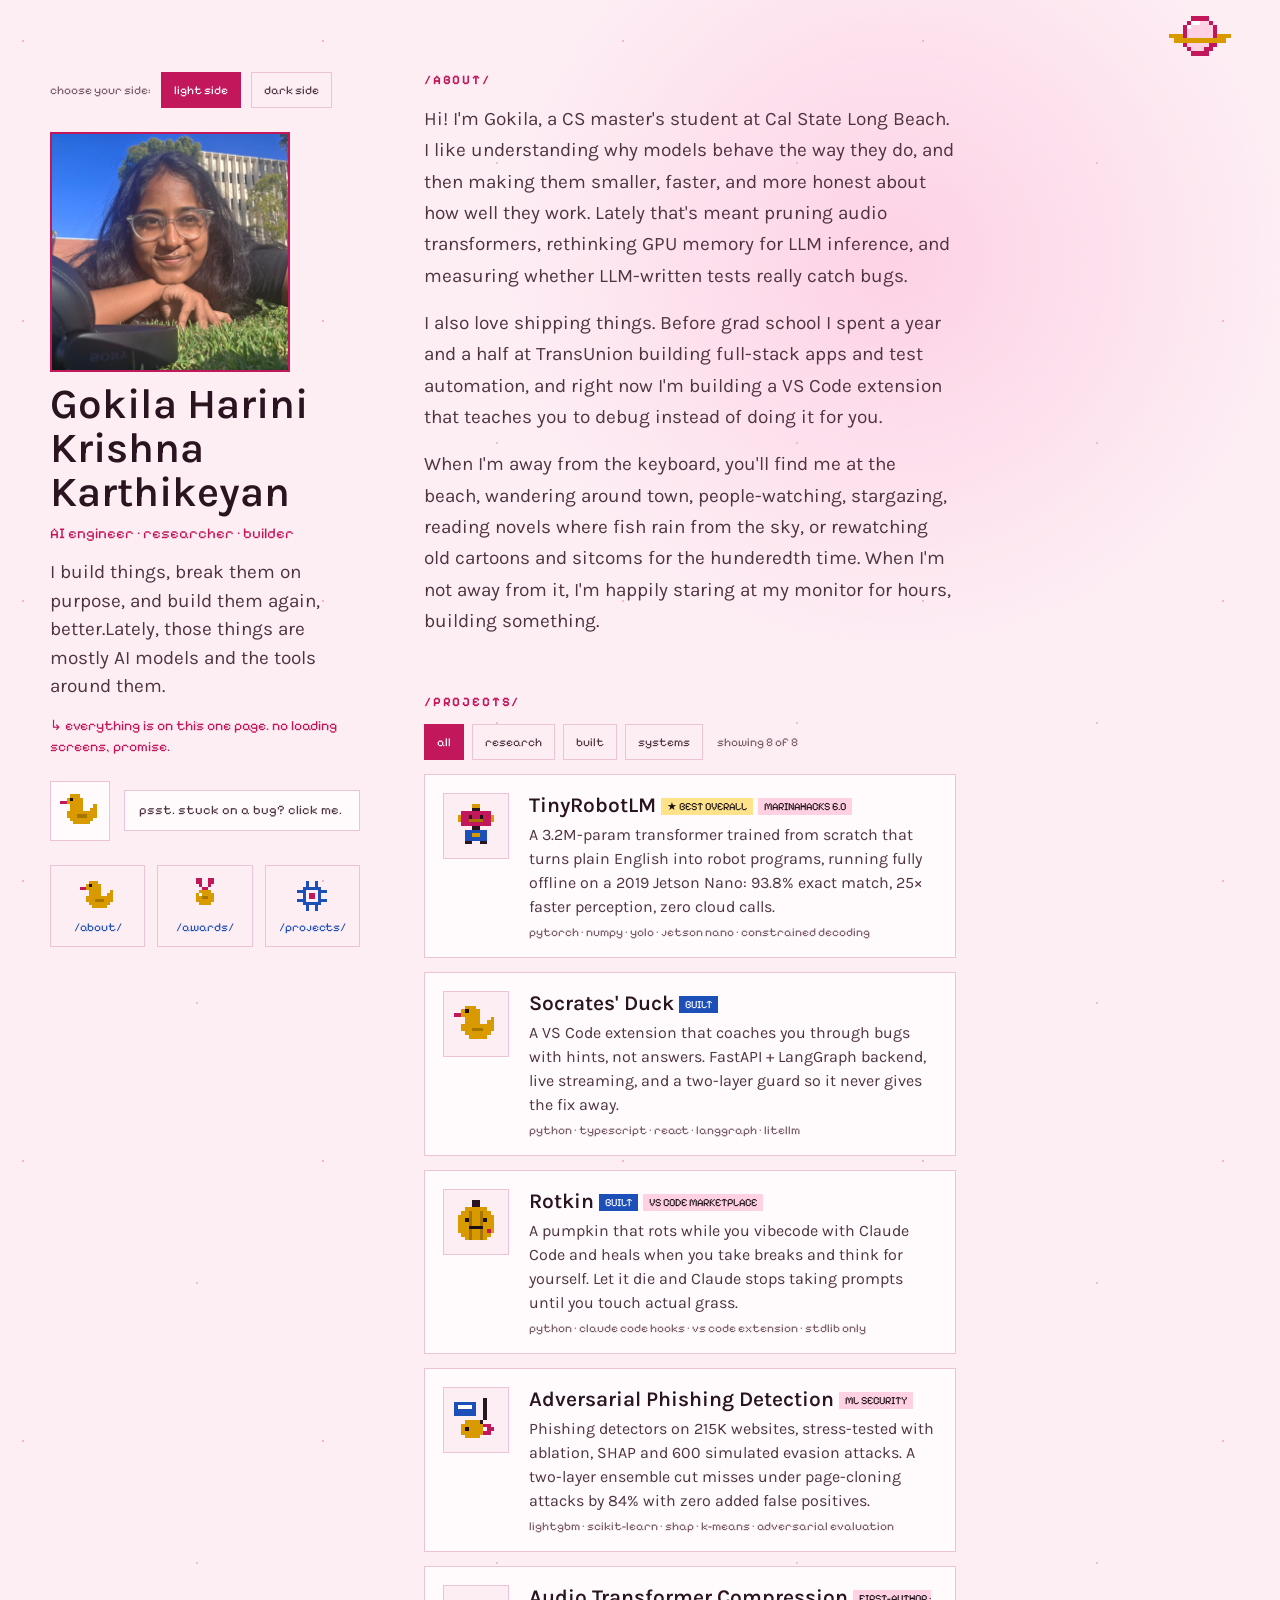
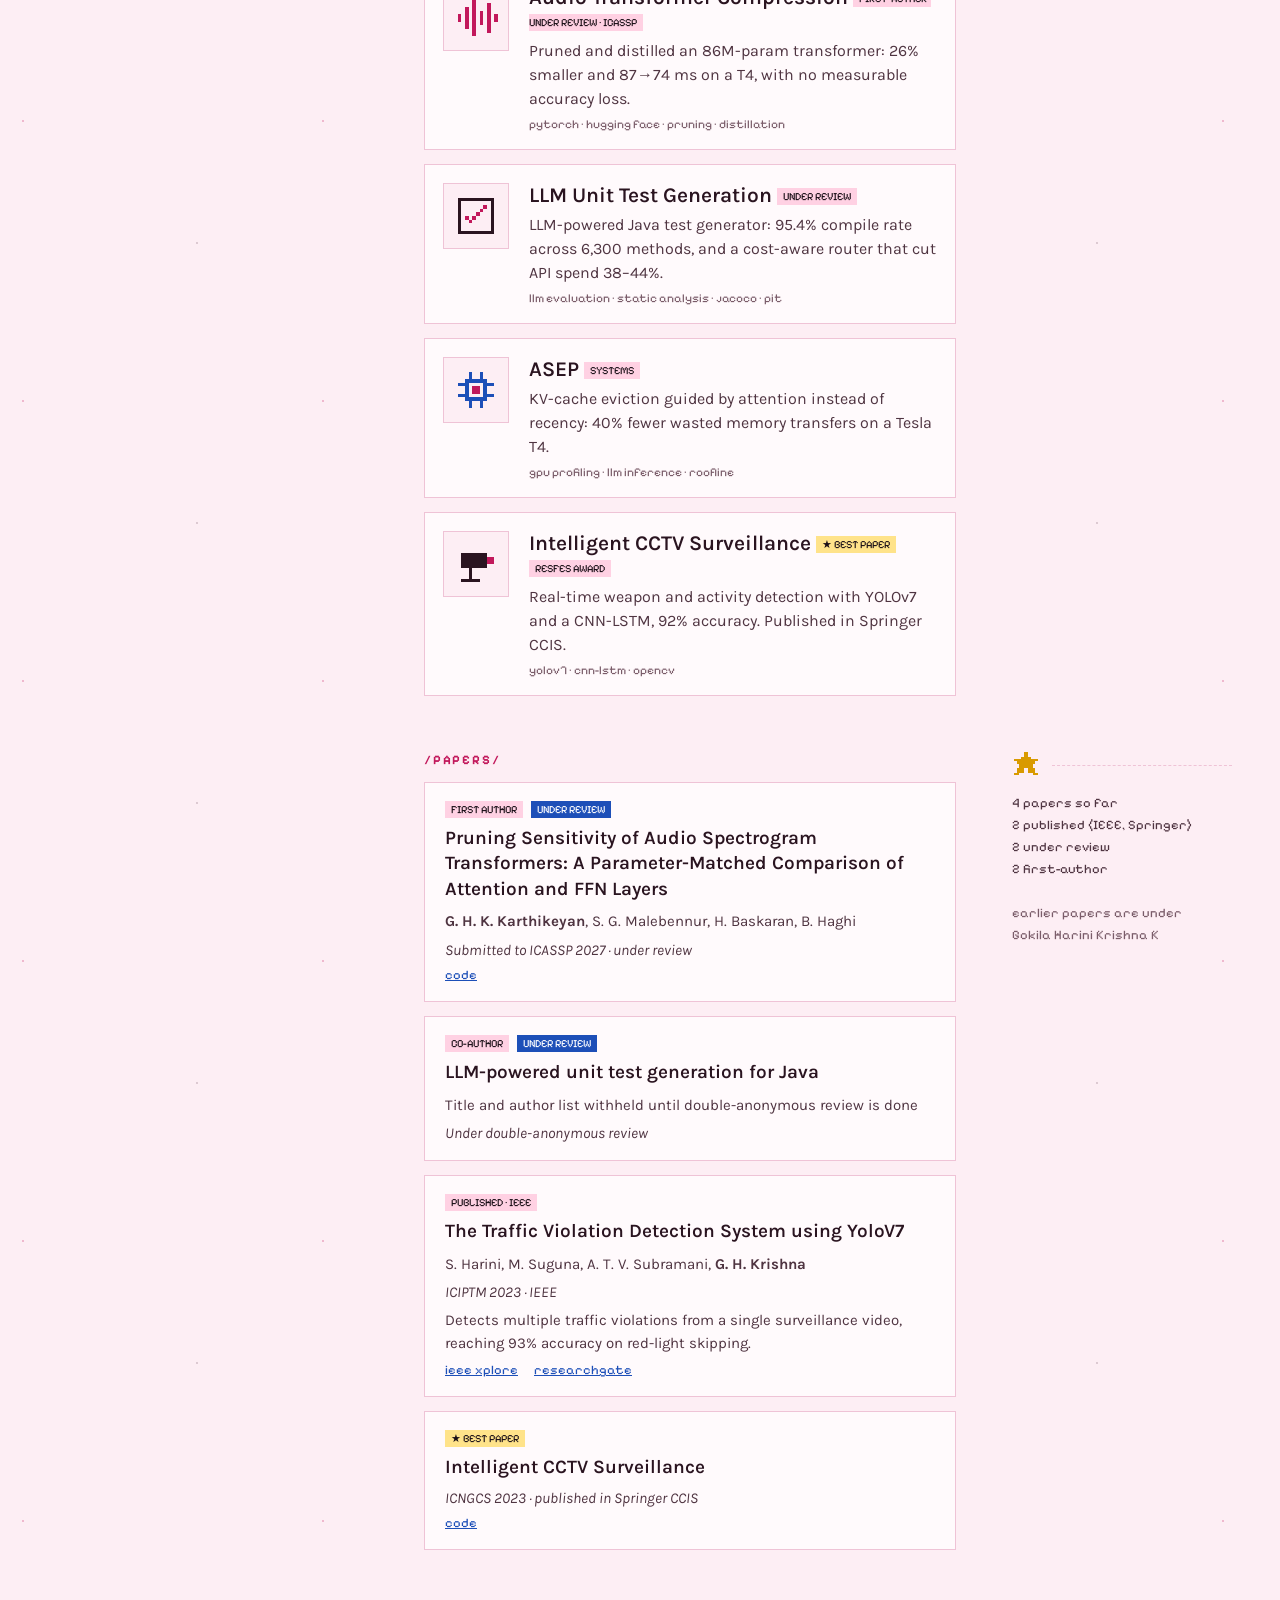
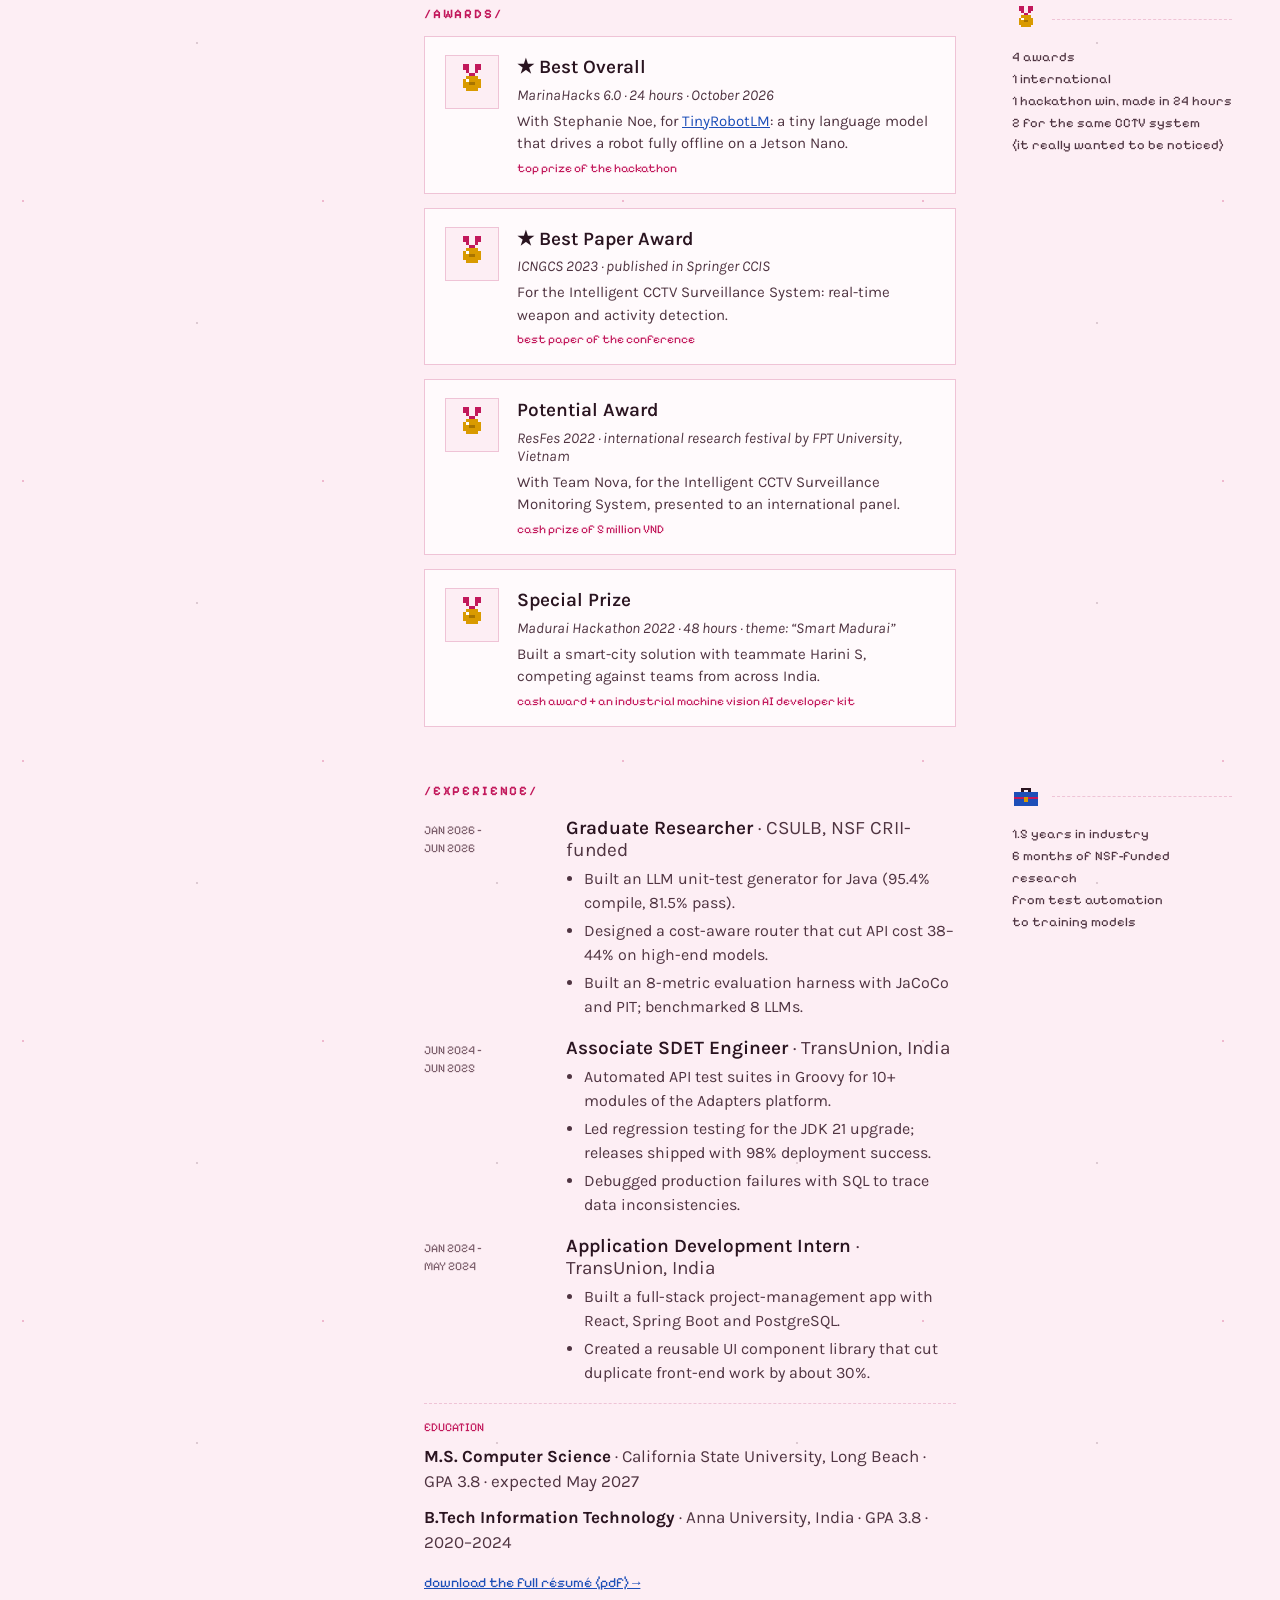
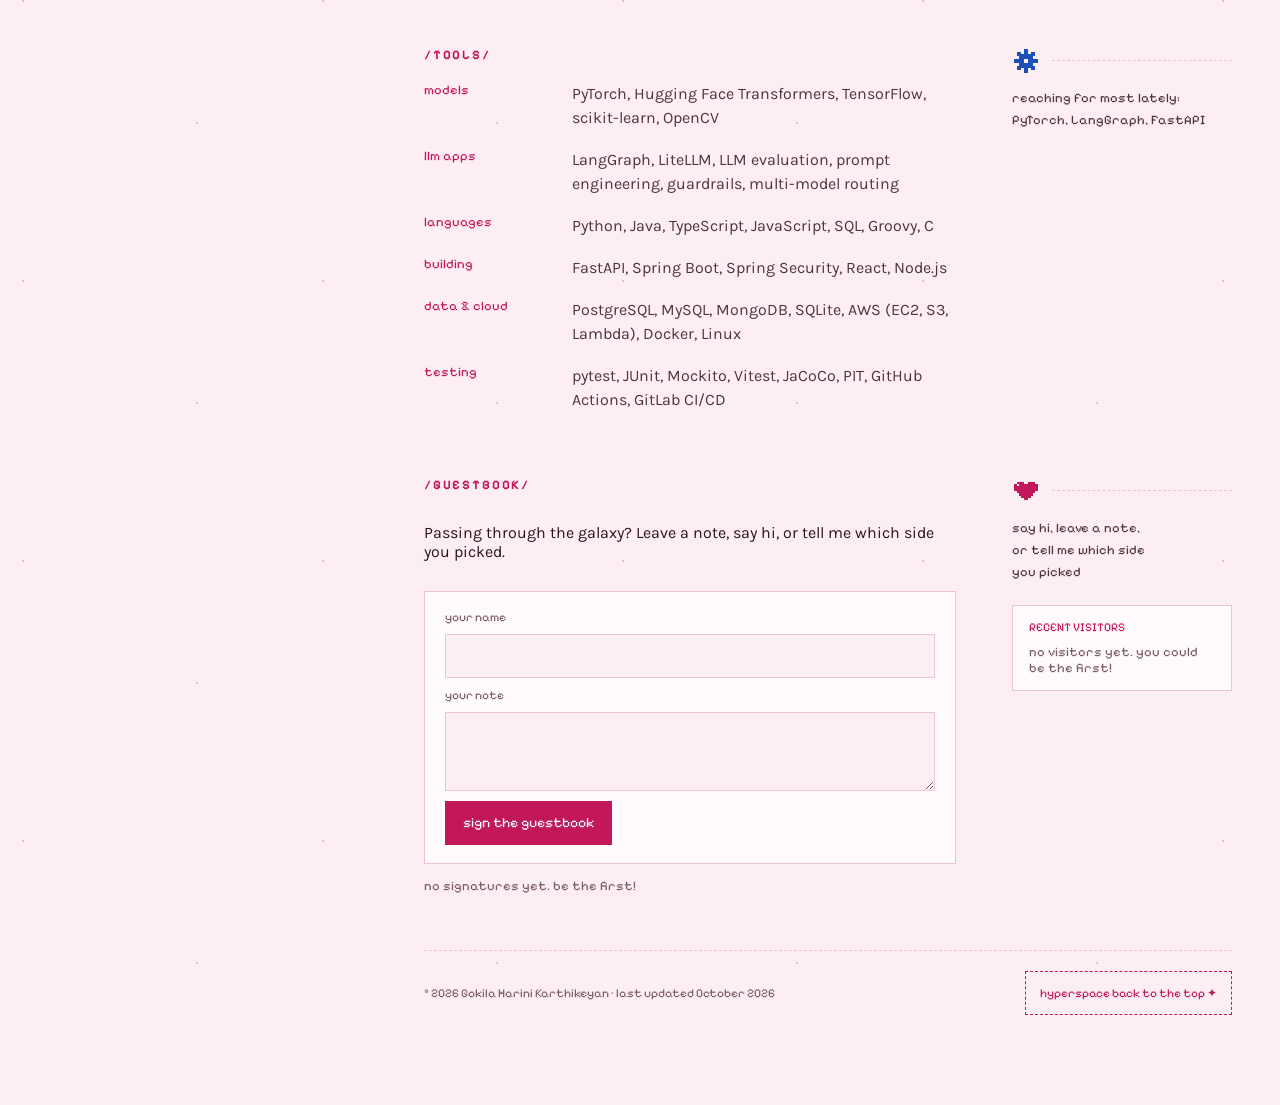
<file: index.html>
<!doctype html>
<html lang="en">
<head>
<meta charset="utf-8">
<meta name="viewport" content="width=device-width, initial-scale=1">
<title>Gokila Harini Krishna Karthikeyan · AI engineer, researcher, builder</title>
<meta name="description" content="Gokila Harini Krishna Karthikeyan: AI engineer, researcher and builder. Model compression, LLM evaluation, and AI products.">
<meta property="og:type" content="website">
<meta property="og:title" content="Gokila Harini Krishna Karthikeyan">
<meta property="og:description" content="AI engineer · researcher · builder. Model compression, LLM evaluation, AI products.">
<meta property="og:url" content="https://gokila16.github.io/">
<meta property="og:image" content="https://gokila16.github.io/og-image.png">
<meta property="og:image:width" content="1200">
<meta property="og:image:height" content="630">
<meta name="twitter:card" content="summary_large_image">
<meta name="theme-color" content="#fdeef4">
<link rel="icon" href="favicon.svg" type="image/svg+xml">
<script>try{if(localStorage.getItem('side')==='dark')document.documentElement.dataset.theme='dark'}catch(e){}</script>
<link rel="preconnect" href="https://fonts.googleapis.com">
<link rel="preconnect" href="https://fonts.gstatic.com" crossorigin>
<link rel="stylesheet" href="https://fonts.googleapis.com/css2?family=Karla:wght@400;600;700&family=Pixelify+Sans:wght@400;700&display=swap">
<link rel="stylesheet" href="styles.css">
<script src="main.js" defer></script>
</head>
<body>
<div id="top" class="page" tabindex="-1">
<div class="glow" aria-hidden="true"></div>

<button class="flyby" data-hyperspace aria-label="Spaceship. Click for hyperspace."><svg viewBox="0 0 19 12" shape-rendering="crispEdges" aria-hidden="true"><path style="fill: var(--pink)" d="M5 0h2v1H5z M4 1h3v1H4z M3 2h4v1H3z M3 3h2v1H3z M3 8h2v1H3z M3 9h4v1H3z M4 10h3v1H4z M5 11h2v1H5z"/><path style="fill: var(--pinkSoft)" d="M7 3h8v1H7z M5 4h12v1H5z M5 5h13v1H5z M5 6h13v1H5z M5 7h12v1H5z M7 8h8v1H7z"/><path style="fill: var(--pink)" d="M7 2h8v1H7z M5 3h2v1H5z M15 3h2v1h-2z M4 4h1v1H4z M17 4h1v1h-1z M4 5h1v2H4z M18 5h1v2h-1z M4 7h1v1H4z M17 7h1v1h-1z M5 8h2v1H5z M15 8h2v1h-2z M7 9h8v1H7z M7 3h1v6H7z M15 4h2v4h-2z M17 5h1v2h-1z"/><path style="fill: var(--blue)" d="M10 4h3v1h-3z M10 7h3v1h-3z M9 5h1v2H9z M13 5h1v2h-1z"/><path fill="#e6f6ff" d="M10 5h3v2h-3z"/><path fill="#2a1420" d="M10 5h1v1h-1z M12 5h1v1h-1z M11 6h1v1h-1z"/><path fill="#7a5c69" d="M3 5h1v2H3z"/><path style="fill: var(--gold)" d="M1 5h2v2H1z M2 4h1v1H2z M2 7h1v1H2z"/><path fill="#ffb347" d="M0 5h1v2H0z"/></svg></button>

<div class="layout">
<button class="planet" aria-label="Pixel planet. Click to switch between light side and dark side."><svg width="64" height="48" viewBox="0 0 14 11" shape-rendering="crispEdges" aria-hidden="true"><path style="fill: var(--gold)" d="M0 5h3v1H0z M11 5h3v1h-3z"/><path style="fill: var(--pinkSoft)" d="M5 1h4v1H5z M4 2h6v1H4z M3 3h8v5H3z M4 8h6v1H4z M5 9h4v1H5z"/><path style="fill: var(--pink)" d="M5 1h4v1H5z M9 2h1v1H9z M10 3h1v5h-1z M9 6h1v2H9z M8 8h2v1H8z M5 9h4v1H5z M4 8h1v1H4z M3 3h1v5H3z M4 2h1v1H4z"/><path fill="#ffffff" d="M5 2h2v1H5z M4 3h1v1H4z"/><path style="fill: var(--gold)" d="M1 6h12v1H1z"/></svg></button>

<!-- ============ left: sticky bar ============ -->
<header class="side">
<div class="side-inner">
<div class="side-toggle">
<span>choose your side:</span>
<button class="chip" data-side="light" aria-pressed="true">light side</button>
<button class="chip" data-side="dark" aria-pressed="false">dark side</button>
</div>

<div class="intro">
<div class="id-row">
<div class="avatar"><img src="avatar-square.jpg" alt="Gokila lying on the grass on campus, smiling at the camera" width="240" height="240"></div>
<h1>Gokila Harini Krishna Karthikeyan</h1>
</div>
<div class="role">AI engineer · researcher · builder</div>
<p class="lede">I build things, break them on purpose, and build them again, better.Lately, those things are mostly AI models and the tools around them.</p>
<p class="promise">↳ everything is on this one page. no loading screens, promise.</p>
</div>

<div class="duck">
<button class="duck-btn" aria-label="Ask the rubber duck for a debugging tip"><svg viewBox="0 0 12 12" shape-rendering="crispEdges" aria-hidden="true"><path style="fill: var(--gold)" d="M3 1h3v1H3z M2 2h5v1H2z M2 3h5v1H2z M3 4h4v1H3z M3 5h4v1H3z M9 5h2v1H9z M10 4h1v1h-1z M2 6h9v1H2z M2 7h9v1H2z M3 8h7v1H3z M4 9h5v1H4z"/><path style="fill: var(--pink)" d="M0 3h2v1H0z"/><path fill="#1a0f17" d="M3 2h1v1H3z"/><path style="fill: var(--goldDeep)" d="M5 7h3v1H5z"/></svg></button>
<div class="duck-tip" aria-live="polite">psst. stuck on a bug? click me.</div>
</div>

<nav class="tiles" aria-label="Main">
<a href="#about"><svg viewBox="0 0 12 12" shape-rendering="crispEdges" aria-hidden="true"><path style="fill: var(--gold)" d="M3 1h3v1H3z M2 2h5v1H2z M2 3h5v1H2z M3 4h4v1H3z M3 5h4v1H3z M9 5h2v1H9z M10 4h1v1h-1z M2 6h9v1H2z M2 7h9v1H2z M3 8h7v1H3z M4 9h5v1H4z"/><path style="fill: var(--pink)" d="M0 3h2v1H0z"/><path fill="#1a0f17" d="M3 2h1v1H3z"/><path style="fill: var(--goldDeep)" d="M5 7h3v1H5z"/></svg>/about/</a>
<a href="#awards"><svg viewBox="0 0 12 12" shape-rendering="crispEdges" aria-hidden="true"><path style="fill: var(--pink)" d="M3 0h2v2H3z M7 0h2v2H7z M4 2h1v1H4z M7 2h1v1H7z M5 3h2v1H5z"/><path style="fill: var(--gold)" d="M4 4h4v1H4z M3 5h6v3H3z M4 8h4v1H4z"/><path fill="#ffffff" d="M4 5h1v1H4z"/><path style="fill: var(--goldDeep)" d="M5 6h2v1H5z"/></svg>/awards/</a>
<a href="#projects"><svg viewBox="0 0 12 12" shape-rendering="crispEdges" aria-hidden="true"><path style="fill: var(--blue)" d="M3 3h6v1H3z M3 8h6v1H3z M3 4h1v4H3z M8 4h1v4H8z M4 1h1v2H4z M7 1h1v2H7z M4 9h1v2H4z M7 9h1v2H7z M1 4h2v1H1z M1 7h2v1H1z M9 4h2v1H9z M9 7h2v1H9z"/><path style="fill: var(--pink)" d="M5 5h2v2H5z"/></svg>/projects/</a>
<a href="#papers"><svg viewBox="0 0 12 12" shape-rendering="crispEdges" aria-hidden="true"><path style="fill: var(--gold)" d="M5 0h2v2H5z M4 2h4v1H4z M1 3h10v1H1z M2 4h8v1H2z M3 5h6v2H3z M2 7h3v2H2z M7 7h3v2H7z M1 9h2v1H1z M9 9h2v1H9z"/></svg>/papers/</a>
<a href="#experience"><svg viewBox="0 0 12 12" shape-rendering="crispEdges" aria-hidden="true"><path style="fill: var(--ink)" d="M4 2h4v1H4z M4 3h1v1H4z M7 3h1v1H7z"/><path style="fill: var(--blue)" d="M1 4h10v6H1z"/><path style="fill: var(--pink)" d="M1 6h10v1H1z"/><path style="fill: var(--gold)" d="M5 6h2v2H5z"/></svg>/experience/</a>
<a href="#tools"><svg viewBox="0 0 12 12" shape-rendering="crispEdges" aria-hidden="true"><path style="fill: var(--blue)" d="M5 1h2v2H5z M5 9h2v2H5z M1 5h2v2H1z M9 5h2v2H9z M2 2h2v2H2z M8 2h2v2H8z M2 8h2v2H2z M8 8h2v2H8z M3 3h6v6H3z"/><path style="fill: var(--bg)" d="M5 5h2v2H5z"/></svg>/tools/</a>
<a href="#guestbook"><svg viewBox="0 0 12 12" shape-rendering="crispEdges" aria-hidden="true"><path style="fill: var(--pink)" d="M2 2h3v1H2z M7 2h3v1H7z M1 3h5v1H1z M6 3h5v1H6z M1 4h10v2H1z M2 6h8v1H2z M3 7h6v1H3z M4 8h4v1H4z M5 9h2v1H5z"/><path fill="#ffffff" d="M2 3h1v1H2z"/></svg>/guestbook/</a>
<a href="resume.pdf"><svg viewBox="0 0 12 12" shape-rendering="crispEdges" aria-hidden="true"><path style="fill: var(--ink)" d="M2 1h6v1H2z M8 2h1v1H8z M9 3h1v8H9z M2 10h8v1H2z M2 2h1v8H2z"/><path style="fill: var(--blue)" d="M4 6h4v1H4z M4 8h4v1H4z M4 4h2v1H4z"/></svg>/cv.pdf/</a>
</nav>

<div class="currently panel">
<div class="label">CURRENTLY</div>
<div class="body">finishing my M.S. at CSULB (May 2027)<br>open to SWE, AI engineer &amp; ML research roles.<br>Right now: just shipped Rotkin 🎃 to the VS Code Marketplace<br></div>
</div>

<div class="socials">
<a href="https://github.com/gokila16">github</a>
<a href="https://www.linkedin.com/in/gokila-harini-krishna-6126a31b1/">linkedin</a>
<a href="mailto:gokilaharinik@gmail.com"><span class="long">gokilaharinik [at] gmail</span><span class="short">email</span></a>
</div>
<a class="btn-pink" href="resume.pdf" download>download my résumé (pdf)</a>

<div class="badges" aria-hidden="true">
<div class="badge badge-pink">PINK POWERED</div>
<div class="badge badge-blue">CSULB '27</div>
</div>
</div>
</header>

<!-- ============ middle: content, right: rail ============ -->
<main class="main">
<section id="about" class="section" style="grid-row: 1">
<h2>/ABOUT/</h2>
<p>Hi! I'm Gokila, a CS master's student at Cal State Long Beach. I like understanding why models behave the way they do, and then making them smaller, faster, and more honest about how well they work. Lately that's meant pruning audio transformers, rethinking GPU memory for LLM inference, and measuring whether LLM-written tests really catch bugs.</p>
<p>I also love shipping things. Before grad school I spent a year and a half at TransUnion building full-stack apps and test automation, and right now I'm building a VS Code extension that teaches you to debug instead of doing it for you.</p>
<p>When I'm away from the keyboard, you'll find me at the beach, wandering around town, people-watching, stargazing, reading novels where fish rain from the sky, or rewatching old cartoons and sitcoms for the hunderedth time. When I'm not away from it, I'm happily staring at my monitor for hours, building something.</p>
</section>

<section id="projects" class="section" style="grid-row: 2">
<h2>/PROJECTS/</h2>
<div class="filters" role="group" aria-label="Filter projects">
<button class="chip" data-filter="all" aria-pressed="true">all</button>
<button class="chip" data-filter="research" aria-pressed="false">research</button>
<button class="chip" data-filter="built" aria-pressed="false">built</button>
<button class="chip" data-filter="systems" aria-pressed="false">systems</button>
<span class="count" aria-live="polite">showing 8 of 8</span>
</div>

<a class="card" href="tiny-robot-lm.html" data-tags="built systems">
<div class="card-icon"><svg viewBox="0 0 12 12" shape-rendering="crispEdges" aria-hidden="true"><path style="fill: var(--gold)" d="M5 0h2v1H5z M1 3h1v2H1z M10 3h1v2h-1z M5 8h2v1H5z"/><path style="fill: var(--ink)" d="M5 1h2v1H5z M5 6h2v1H5z M3 10h2v1H3z M7 10h2v1H7z"/><path style="fill: var(--pink)" d="M2 2h8v4H2z"/><path fill="#1a0f17" d="M4 3h1v1H4z M7 3h1v1H7z"/><path style="fill: var(--goldDeep)" d="M4 4h4v1H4z"/><path style="fill: var(--blue)" d="M3 7h6v1H3z M3 8h2v2H3z M7 8h2v2H7z M5 9h2v1H5z"/></svg></div>
<div class="card-body">
<div class="card-title"><span class="name">TinyRobotLM</span> <span class="tag tag-gold">★ BEST OVERALL</span> <span class="tag">MARINAHACKS 6.0</span></div>
<div class="card-desc">A 3.2M-param transformer trained from scratch that turns plain English into robot programs, running fully offline on a 2019 Jetson Nano: 93.8% exact match, 25× faster perception, zero cloud calls.</div>
<div class="card-meta">pytorch · numpy · yolo · jetson nano · constrained decoding</div>
</div>
</a>

<a class="card" href="socrates-duck.html" data-tags="built">
<div class="card-icon"><svg viewBox="0 0 12 12" shape-rendering="crispEdges" aria-hidden="true"><path style="fill: var(--gold)" d="M3 1h3v1H3z M2 2h5v1H2z M2 3h5v1H2z M3 4h4v1H3z M3 5h4v1H3z M9 5h2v1H9z M10 4h1v1h-1z M2 6h9v1H2z M2 7h9v1H2z M3 8h7v1H3z M4 9h5v1H4z"/><path style="fill: var(--pink)" d="M0 3h2v1H0z"/><path fill="#1a0f17" d="M3 2h1v1H3z"/><path style="fill: var(--goldDeep)" d="M5 7h3v1H5z"/></svg></div>
<div class="card-body">
<div class="card-title"><span class="name">Socrates' Duck</span> <span class="tag tag-blue">BUILT</span></div>
<div class="card-desc">A VS Code extension that coaches you through bugs with hints, not answers. FastAPI + LangGraph backend, live streaming, and a two-layer guard so it never gives the fix away.</div>
<div class="card-meta">python · typescript · react · langgraph · litellm</div>
</div>
</a>

<a class="card" href="https://github.com/gokila16/rotkin" data-tags="built">
<div class="card-icon"><svg viewBox="0 0 12 12" shape-rendering="crispEdges" aria-hidden="true"><path style="fill: var(--ink)" d="M5 0h2v2H5z"/><path style="fill: var(--gold)" d="M3 2h6v1H3z M2 3h8v1H2z M1 4h10v5H1z M2 9h8v1H2z M3 10h6v1H3z"/><path style="fill: var(--goldDeep)" d="M4 3h1v8H4z M7 3h1v8H7z"/><path fill="#1a0f17" d="M3 5h1v1H3z M8 5h1v1H8z M4 7h4v1H4z"/><path style="fill: var(--pink)" d="M9 8h1v1H9z"/></svg></div>
<div class="card-body">
<div class="card-title"><span class="name">Rotkin</span> <span class="tag tag-blue">BUILT</span> <span class="tag">VS CODE MARKETPLACE</span></div>
<div class="card-desc">A pumpkin that rots while you vibecode with Claude Code and heals when you take breaks and think for yourself. Let it die and Claude stops taking prompts until you touch actual grass.</div>
<div class="card-meta">python · claude code hooks · vs code extension · stdlib only</div>
</div>
</a>

<a class="card" href="phishing-detection.html" data-tags="research">
<div class="card-icon"><svg viewBox="0 0 12 12" shape-rendering="crispEdges" aria-hidden="true"><path style="fill: var(--ink)" d="M8 0h1v6H8z M7 6h1v1H7z"/><path style="fill: var(--gold)" d="M3 6h4v1H3z M2 7h6v3H2z M3 10h4v1H3z"/><path style="fill: var(--pink)" d="M8 7h2v1H8z M9 8h2v1H9z M8 9h2v1H8z"/><path fill="#1a0f17" d="M3 8h1v1H3z"/><path style="fill: var(--blue)" d="M0 1h6v4H0z"/><path fill="#ffffff" d="M1 2h4v1H1z"/></svg></div>
<div class="card-body">
<div class="card-title"><span class="name">Adversarial Phishing Detection</span> <span class="tag">ML SECURITY</span></div>
<div class="card-desc">Phishing detectors on 215K websites, stress-tested with ablation, SHAP and 600 simulated evasion attacks. A two-layer ensemble cut misses under page-cloning attacks by 84% with zero added false positives.</div>
<div class="card-meta">lightgbm · scikit-learn · shap · k-means · adversarial evaluation</div>
</div>
</a>

<a class="card" href="audio-compression.html" data-tags="research">
<div class="card-icon"><svg viewBox="0 0 12 12" shape-rendering="crispEdges" aria-hidden="true"><path style="fill: var(--pink)" d="M1 5h1v2H1z M3 3h1v6H3z M5 1h1v10H5z M7 4h1v4H7z M9 2h1v8H9z M11 5h1v2h-1z"/></svg></div>
<div class="card-body">
<div class="card-title"><span class="name">Audio Transformer Compression</span> <span class="tag">FIRST-AUTHOR · UNDER REVIEW · ICASSP</span></div>
<div class="card-desc">Pruned and distilled an 86M-param transformer: 26% smaller and 87→74 ms on a T4, with no measurable accuracy loss.</div>
<div class="card-meta">pytorch · hugging face · pruning · distillation</div>
</div>
</a>

<div class="card" data-tags="research built">
<div class="card-icon"><svg viewBox="0 0 12 12" shape-rendering="crispEdges" aria-hidden="true"><path style="fill: var(--ink)" d="M1 1h10v1H1z M1 10h10v1H1z M1 2h1v8H1z M10 2h1v8h-1z"/><path style="fill: var(--pink)" d="M3 6h1v1H3z M4 7h1v1H4z M5 6h1v1H5z M6 5h1v1H6z M7 4h1v1H7z M8 3h1v1H8z"/></svg></div>
<div class="card-body">
<div class="card-title"><span class="name">LLM Unit Test Generation</span> <span class="tag">UNDER REVIEW</span></div>
<div class="card-desc">LLM-powered Java test generator: 95.4% compile rate across 6,300 methods, and a cost-aware router that cut API spend 38–44%.</div>
<div class="card-meta">llm evaluation · static analysis · jacoco · pit</div>
</div>
</div>

<div class="card" data-tags="systems research">
<div class="card-icon"><svg viewBox="0 0 12 12" shape-rendering="crispEdges" aria-hidden="true"><path style="fill: var(--blue)" d="M3 3h6v1H3z M3 8h6v1H3z M3 4h1v4H3z M8 4h1v4H8z M4 1h1v2H4z M7 1h1v2H7z M4 9h1v2H4z M7 9h1v2H7z M1 4h2v1H1z M1 7h2v1H1z M9 4h2v1H9z M9 7h2v1H9z"/><path style="fill: var(--pink)" d="M5 5h2v2H5z"/></svg></div>
<div class="card-body">
<div class="card-title"><span class="name">ASEP</span> <span class="tag">SYSTEMS</span></div>
<div class="card-desc">KV-cache eviction guided by attention instead of recency: 40% fewer wasted memory transfers on a Tesla T4.</div>
<div class="card-meta">gpu profiling · llm inference · roofline</div>
</div>
</div>

<a class="card" href="https://github.com/gokila16/Intelligent-CCTV-Surveillance-System" data-tags="research">
<div class="card-icon"><svg viewBox="0 0 12 12" shape-rendering="crispEdges" aria-hidden="true"><path style="fill: var(--ink)" d="M2 3h7v4H2z M4 7h1v3H4z M2 10h5v1H2z"/><path style="fill: var(--pink)" d="M9 4h2v2H9z"/></svg></div>
<div class="card-body">
<div class="card-title"><span class="name">Intelligent CCTV Surveillance</span> <span class="tag tag-gold">★ BEST PAPER</span> <span class="tag">RESFES AWARD</span></div>
<div class="card-desc">Real-time weapon and activity detection with YOLOv7 and a CNN-LSTM, 92% accuracy. Published in Springer CCIS.</div>
<div class="card-meta">yolov7 · cnn-lstm · opencv</div>
</div>
</a>
</section>

<section id="papers" class="section" style="grid-row: 3">
<h2>/PAPERS/</h2>
<div class="m-note">4 papers · 2 published · 2 under review · earlier ones as Gokila Harini Krishna K</div>
<div class="paper-card panel">
<div class="tags"><span class="tag">FIRST AUTHOR</span><span class="tag tag-blue">UNDER REVIEW</span></div>
<div class="title">Pruning Sensitivity of Audio Spectrogram Transformers: A Parameter-Matched Comparison of Attention and FFN Layers</div>
<div class="authors"><b>G. H. K. Karthikeyan</b>, S. G. Malebennur, H. Baskaran, B. Haghi</div>
<div class="venue">Submitted to ICASSP 2027 · under review</div>
<div class="links"><a href="https://github.com/gokila16/ast-audio-classification">code</a></div>
</div>
<div class="paper-card panel">
<div class="tags"><span class="tag">CO-AUTHOR</span><span class="tag tag-blue">UNDER REVIEW</span></div>
<div class="title">LLM-powered unit test generation for Java</div>
<div class="authors">Title and author list withheld until double-anonymous review is done</div>
<div class="venue">Under double-anonymous review</div>
</div>
<div class="paper-card panel">
<div class="tags"><span class="tag">PUBLISHED · IEEE</span></div>
<div class="title">The Traffic Violation Detection System using YoloV7</div>
<div class="authors">S. Harini, M. Suguna, A. T. V. Subramani, <b>G. H. Krishna</b></div>
<div class="venue">ICIPTM 2023 · IEEE</div>
<div class="authors">Detects multiple traffic violations from a single surveillance video, reaching 93% accuracy on red-light skipping.</div>
<div class="links"><a href="https://ieeexplore.ieee.org/document/10118105/">ieee xplore</a><a href="https://www.researchgate.net/publication/370661395_The_Traffic_Violation_Detection_System_using_YoloV7">researchgate</a></div>
</div>
<div class="paper-card panel">
<div class="tags"><span class="tag tag-gold">★ BEST PAPER</span></div>
<div class="title">Intelligent CCTV Surveillance</div>
<div class="venue">ICNGCS 2023 · published in Springer CCIS</div>
<div class="links"><a href="https://github.com/gokila16/Intelligent-CCTV-Surveillance-System">code</a></div>
</div>
</section>
<aside class="rail" style="grid-row: 3">
<div class="rule"><svg viewBox="0 0 12 12" shape-rendering="crispEdges" aria-hidden="true"><path style="fill: var(--gold)" d="M5 0h2v2H5z M4 2h4v1H4z M1 3h10v1H1z M2 4h8v1H2z M3 5h6v2H3z M2 7h3v2H2z M7 7h3v2H7z M1 9h2v1H1z M9 9h2v1H9z"/></svg><span></span></div>
<div class="txt">4 papers so far<br>2 published (IEEE, Springer)<br>2 under review<br>2 first-author<br><br><span class="dim">earlier papers are under<br>Gokila Harini Krishna K</span></div>
</aside>

<section id="awards" class="section" style="grid-row: 4">
<h2>/AWARDS/</h2>
<div class="m-note">4 awards · 1 international · 2 for the same CCTV system</div>
<div class="award panel">
<div class="award-icon"><svg viewBox="0 0 12 12" shape-rendering="crispEdges" aria-hidden="true"><path style="fill: var(--pink)" d="M3 0h2v2H3z M7 0h2v2H7z M4 2h1v1H4z M7 2h1v1H7z M5 3h2v1H5z"/><path style="fill: var(--gold)" d="M4 4h4v1H4z M3 5h6v3H3z M4 8h4v1H4z"/><path fill="#ffffff" d="M4 5h1v1H4z"/><path style="fill: var(--goldDeep)" d="M5 6h2v1H5z"/></svg></div>
<div class="award-body">
<div class="title">★ Best Overall</div>
<div class="venue">MarinaHacks 6.0 · 24 hours · October 2026</div>
<div class="desc">With Stephanie Noe, for <a href="tiny-robot-lm.html">TinyRobotLM</a>: a tiny language model that drives a robot fully offline on a Jetson Nano.</div>
<div class="extra">top prize of the hackathon</div>
</div>
</div>
<div class="award panel">
<div class="award-icon"><svg viewBox="0 0 12 12" shape-rendering="crispEdges" aria-hidden="true"><path style="fill: var(--pink)" d="M3 0h2v2H3z M7 0h2v2H7z M4 2h1v1H4z M7 2h1v1H7z M5 3h2v1H5z"/><path style="fill: var(--gold)" d="M4 4h4v1H4z M3 5h6v3H3z M4 8h4v1H4z"/><path fill="#ffffff" d="M4 5h1v1H4z"/><path style="fill: var(--goldDeep)" d="M5 6h2v1H5z"/></svg></div>
<div class="award-body">
<div class="title">★ Best Paper Award</div>
<div class="venue">ICNGCS 2023 · published in Springer CCIS</div>
<div class="desc">For the Intelligent CCTV Surveillance System: real-time weapon and activity detection.</div>
<div class="extra">best paper of the conference</div>
</div>
</div>
<div class="award panel">
<div class="award-icon"><svg viewBox="0 0 12 12" shape-rendering="crispEdges" aria-hidden="true"><path style="fill: var(--pink)" d="M3 0h2v2H3z M7 0h2v2H7z M4 2h1v1H4z M7 2h1v1H7z M5 3h2v1H5z"/><path style="fill: var(--gold)" d="M4 4h4v1H4z M3 5h6v3H3z M4 8h4v1H4z"/><path fill="#ffffff" d="M4 5h1v1H4z"/><path style="fill: var(--goldDeep)" d="M5 6h2v1H5z"/></svg></div>
<div class="award-body">
<div class="title">Potential Award</div>
<div class="venue">ResFes 2022 · international research festival by FPT University, Vietnam</div>
<div class="desc">With Team Nova, for the Intelligent CCTV Surveillance Monitoring System, presented to an international panel.</div>
<div class="extra">cash prize of 5 million VND</div>
</div>
</div>
<div class="award panel">
<div class="award-icon"><svg viewBox="0 0 12 12" shape-rendering="crispEdges" aria-hidden="true"><path style="fill: var(--pink)" d="M3 0h2v2H3z M7 0h2v2H7z M4 2h1v1H4z M7 2h1v1H7z M5 3h2v1H5z"/><path style="fill: var(--gold)" d="M4 4h4v1H4z M3 5h6v3H3z M4 8h4v1H4z"/><path fill="#ffffff" d="M4 5h1v1H4z"/><path style="fill: var(--goldDeep)" d="M5 6h2v1H5z"/></svg></div>
<div class="award-body">
<div class="title">Special Prize</div>
<div class="venue">Madurai Hackathon 2022 · 48 hours · theme: “Smart Madurai”</div>
<div class="desc">Built a smart-city solution with teammate Harini S, competing against teams from across India.</div>
<div class="extra">cash award + an industrial machine vision AI developer kit</div>
</div>
</div>
</section>
<aside class="rail" style="grid-row: 4">
<div class="rule"><svg viewBox="0 0 12 12" shape-rendering="crispEdges" aria-hidden="true"><path style="fill: var(--pink)" d="M3 0h2v2H3z M7 0h2v2H7z M4 2h1v1H4z M7 2h1v1H7z M5 3h2v1H5z"/><path style="fill: var(--gold)" d="M4 4h4v1H4z M3 5h6v3H3z M4 8h4v1H4z"/><path fill="#ffffff" d="M4 5h1v1H4z"/><path style="fill: var(--goldDeep)" d="M5 6h2v1H5z"/></svg><span></span></div>
<div class="txt">4 awards<br>1 international<br>1 hackathon win, made in 24 hours<br>2 for the same CCTV system<br>(it really wanted to be noticed)</div>
</aside>

<section id="experience" class="section" style="grid-row: 5">
<h2>/EXPERIENCE/</h2>
<div class="m-note">1.5 years in industry · 6 months of NSF-funded research</div>
<div class="job">
<div class="when">JAN 2026 –<br>JUN 2026</div>
<div class="what">
<div class="title">Graduate Researcher <span class="org"><span class="dot">· </span>CSULB, NSF CRII-funded</span></div>
<ul><li>Built an LLM unit-test generator for Java (95.4% compile, 81.5% pass).</li><li>Designed a cost-aware router that cut API cost 38–44% on high-end models.</li><li>Built an 8-metric evaluation harness with JaCoCo and PIT; benchmarked 8 LLMs.</li></ul>
</div>
</div>
<div class="job">
<div class="when">JUN 2024 –<br>JUN 2025</div>
<div class="what">
<div class="title">Associate SDET Engineer <span class="org"><span class="dot">· </span>TransUnion, India</span></div>
<ul><li>Automated API test suites in Groovy for 10+ modules of the Adapters platform.</li><li>Led regression testing for the JDK 21 upgrade; releases shipped with 98% deployment success.</li><li>Debugged production failures with SQL to trace data inconsistencies.</li></ul>
</div>
</div>
<div class="job">
<div class="when">JAN 2024 –<br>MAY 2024</div>
<div class="what">
<div class="title">Application Development Intern <span class="org"><span class="dot">· </span>TransUnion, India</span></div>
<ul><li>Built a full-stack project-management app with React, Spring Boot and PostgreSQL.</li><li>Created a reusable UI component library that cut duplicate front-end work by about 30%.</li></ul>
</div>
</div>
<div class="edu">
<div class="label">EDUCATION</div>
<div class="row"><b>M.S. Computer Science</b> <br class="m"><span><span class="dot">· </span>California State University, Long Beach · GPA 3.8 · expected May 2027</span></div>
<div class="row"><b>B.Tech Information Technology</b> <br class="m"><span><span class="dot">· </span>Anna University, India · GPA 3.8 · 2020–2024</span></div>
</div>
<a class="resume-link" href="resume.pdf" download>download the full résumé (pdf) →</a>
</section>
<aside class="rail" style="grid-row: 5">
<div class="rule"><svg viewBox="0 0 12 12" shape-rendering="crispEdges" aria-hidden="true"><path style="fill: var(--ink)" d="M4 2h4v1H4z M4 3h1v1H4z M7 3h1v1H7z"/><path style="fill: var(--blue)" d="M1 4h10v6H1z"/><path style="fill: var(--pink)" d="M1 6h10v1H1z"/><path style="fill: var(--gold)" d="M5 6h2v2H5z"/></svg><span></span></div>
<div class="txt">1.5 years in industry<br>6 months of NSF-funded research<br>from test automation<br>to training models</div>
</aside>

<section id="tools" class="section" style="grid-row: 6">
<h2>/TOOLS/</h2>
<div class="m-note">reaching for most lately: PyTorch, LangGraph, FastAPI</div>
<table class="tools"><tbody>
<tr><th scope="row">models</th><td>PyTorch, Hugging Face Transformers, TensorFlow, scikit-learn, OpenCV</td></tr>
<tr><th scope="row">llm apps</th><td>LangGraph, LiteLLM, LLM evaluation, prompt engineering, guardrails, multi-model routing</td></tr>
<tr><th scope="row">languages</th><td>Python, Java, TypeScript, JavaScript, SQL, Groovy, C</td></tr>
<tr><th scope="row">building</th><td>FastAPI, Spring Boot, Spring Security, React, Node.js</td></tr>
<tr><th scope="row">data &amp; cloud</th><td>PostgreSQL, MySQL, MongoDB, SQLite, AWS (EC2, S3, Lambda), Docker, Linux</td></tr>
<tr><th scope="row">testing</th><td>pytest, JUnit, Mockito, Vitest, JaCoCo, PIT, GitHub Actions, GitLab CI/CD</td></tr>
</tbody></table>
</section>
<aside class="rail" style="grid-row: 6">
<div class="rule"><svg viewBox="0 0 12 12" shape-rendering="crispEdges" aria-hidden="true"><path style="fill: var(--blue)" d="M5 1h2v2H5z M5 9h2v2H5z M1 5h2v2H1z M9 5h2v2H9z M2 2h2v2H2z M8 2h2v2H8z M2 8h2v2H2z M8 8h2v2H8z M3 3h6v6H3z"/><path style="fill: var(--bg)" d="M5 5h2v2H5z"/></svg><span></span></div>
<div class="txt">reaching for most lately:<br>PyTorch, LangGraph, FastAPI</div>
</aside>

<section id="guestbook" class="section" style="grid-row: 7">
<h2>/GUESTBOOK/</h2>
<div class="m-note">say hi, or tell me which side you picked</div>
<p class="blurb">Passing through the galaxy? Leave a note, say hi, or tell me which side you picked.</p>
<form class="gb-form panel">
<label for="gb-name">your name</label>
<input id="gb-name" name="name" type="text" autocomplete="name" maxlength="60" required>
<label for="gb-msg">your note</label>
<textarea id="gb-msg" name="note" rows="3" maxlength="500" required></textarea>
<input type="checkbox" name="botcheck" class="gb-hp" tabindex="-1" autocomplete="off" aria-hidden="true">
<button type="submit">sign the guestbook</button>
<div class="gb-status" aria-live="polite"></div>
</form>
<div class="gb-empty">no signatures yet. be the first!</div>
<div class="gb-list" aria-live="polite"></div>
</section>
<aside class="rail" style="grid-row: 7">
<div class="rule"><svg viewBox="0 0 12 12" shape-rendering="crispEdges" aria-hidden="true"><path style="fill: var(--pink)" d="M2 2h3v1H2z M7 2h3v1H7z M1 3h5v1H1z M6 3h5v1H6z M1 4h10v2H1z M2 6h8v1H2z M3 7h6v1H3z M4 8h4v1H4z M5 9h2v1H5z"/><path fill="#ffffff" d="M2 3h1v1H2z"/></svg><span></span></div>
<div class="txt">say hi, leave a note,<br>or tell me which side<br>you picked</div>
<div class="recent panel">
<div class="label">RECENT VISITORS</div>
<div class="recent-empty">no visitors yet. you could be the first!</div>
<div class="recent-list"></div>
</div>
</aside>

<footer class="foot" style="grid-row: 8">
<span>© 2026 Gokila Harini Karthikeyan · last updated October 2026</span>
<button class="hyper" data-hyperspace>hyperspace back to the top ✦</button>
</footer>
</main>
</div>
</div>
</body>
</html>
</file>
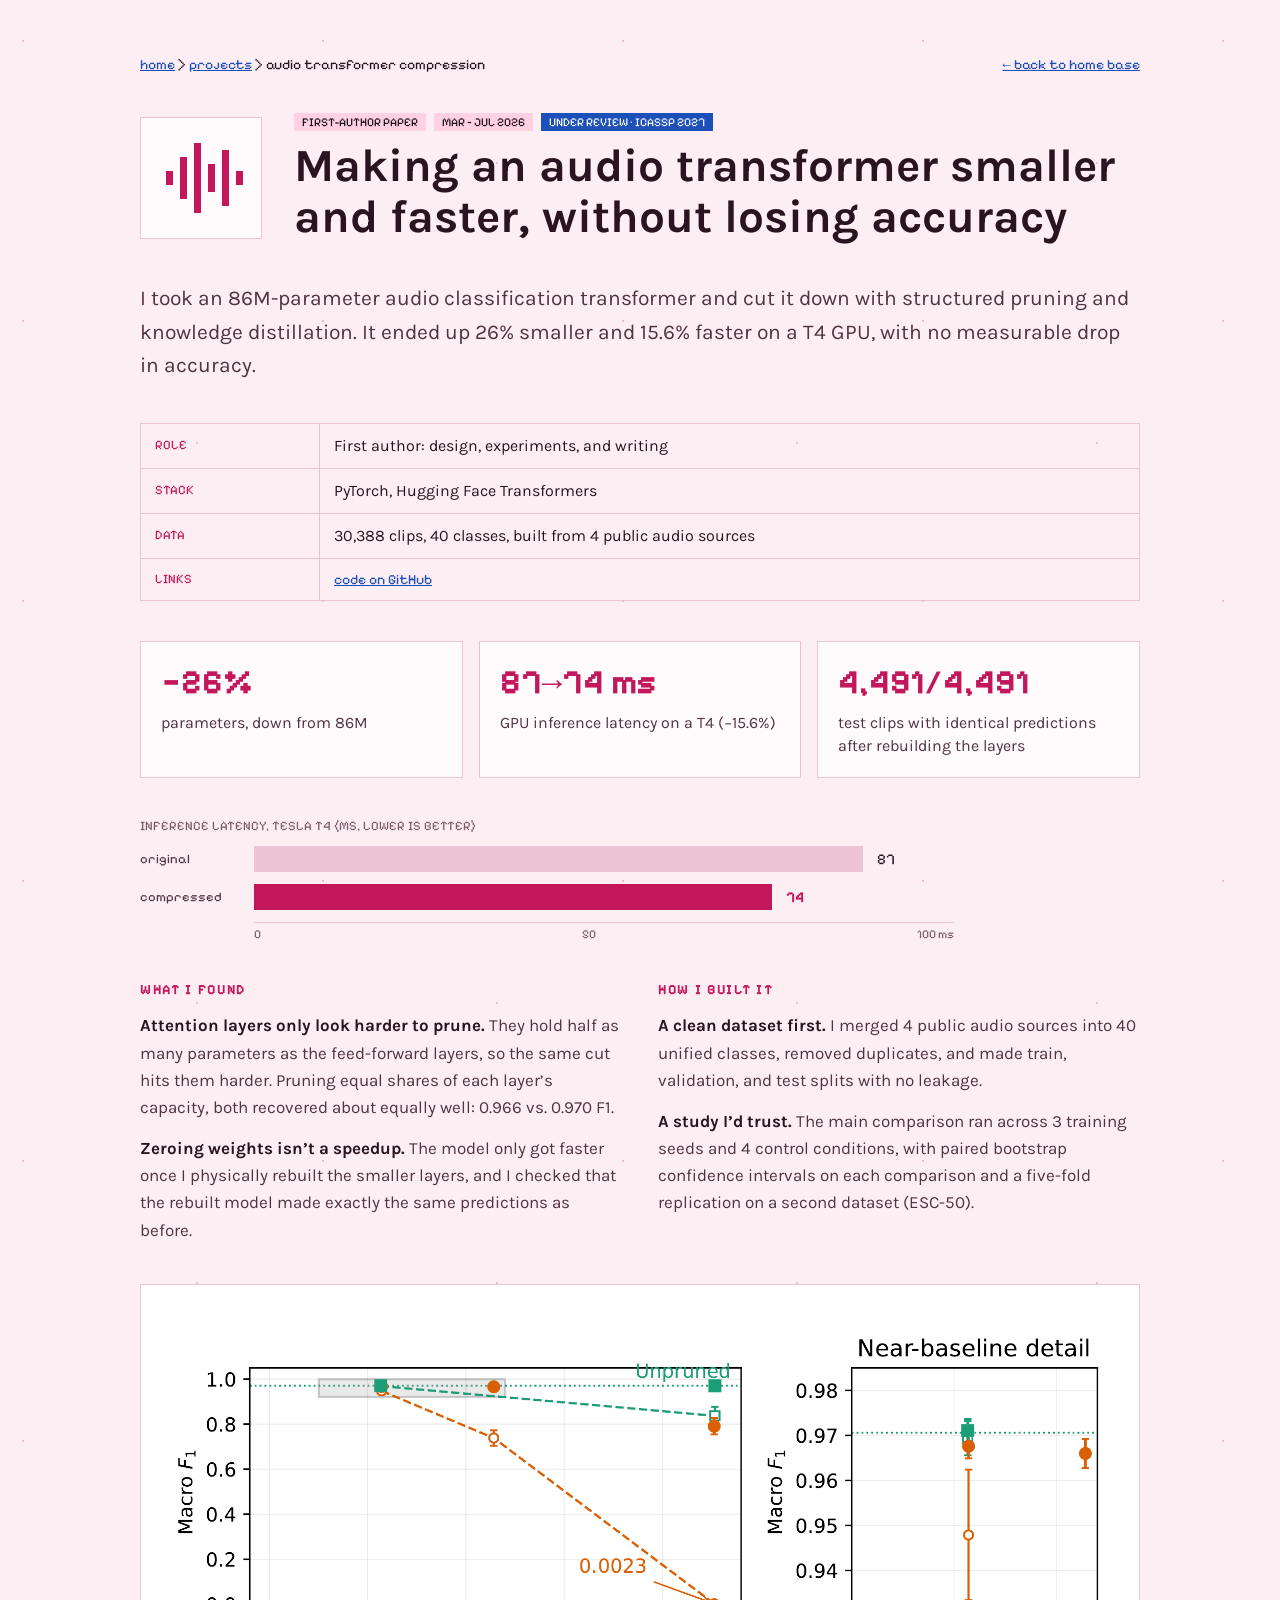
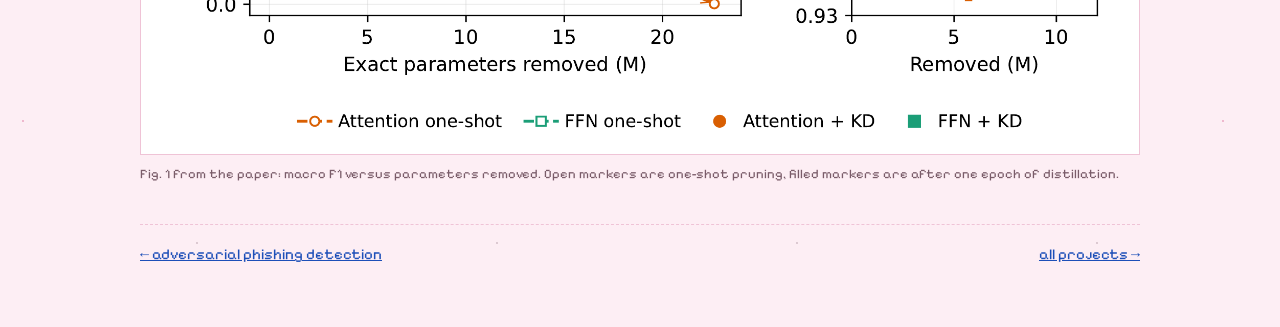
<file: audio-compression.html>
<!doctype html>
<html lang="en">
<head>
<meta charset="utf-8">
<meta name="viewport" content="width=device-width, initial-scale=1">
<title>Audio Transformer Compression · Gokila Harini Karthikeyan</title>
<meta name="description" content="Structured pruning and knowledge distillation made an 86M-parameter audio transformer 26% smaller and 15.6% faster on a T4, with no measurable accuracy loss.">
<meta property="og:type" content="article">
<meta property="og:title" content="Making an audio transformer smaller and faster, without losing accuracy">
<meta property="og:description" content="26% smaller, 87→74 ms on a T4, no measurable accuracy loss.">
<meta property="og:image" content="https://gokila16.github.io/og-image.png">
<meta name="twitter:card" content="summary_large_image">
<meta name="theme-color" content="#fdeef4">
<link rel="icon" href="favicon.svg" type="image/svg+xml">
<script>try{if(localStorage.getItem('side')==='dark')document.documentElement.dataset.theme='dark'}catch(e){}</script>
<link rel="preconnect" href="https://fonts.googleapis.com">
<link rel="preconnect" href="https://fonts.gstatic.com" crossorigin>
<link rel="stylesheet" href="https://fonts.googleapis.com/css2?family=Karla:wght@400;600;700&family=Pixelify+Sans:wght@400;700&display=swap">
<link rel="stylesheet" href="styles.css">
<script src="main.js" defer></script>
</head>
<body>
<main class="proj">

<nav class="crumbs" aria-label="Breadcrumb">
<div><a href="index.html">home</a> › <a href="index.html#projects">projects</a> › audio transformer compression</div>
<a href="index.html">← back to home base</a>
</nav>

<div class="proj-head">
<div class="proj-icon"><svg viewBox="0 0 12 12" shape-rendering="crispEdges" aria-hidden="true"><path style="fill: var(--pink)" d="M1 5h1v2H1z M3 3h1v6H3z M5 1h1v10H5z M7 4h1v4H7z M9 2h1v8H9z M11 5h1v2h-1z"/></svg></div>
<div>
<div class="tags"><span class="tag">FIRST-AUTHOR PAPER</span><span class="tag">MAR – JUL 2026</span><span class="tag tag-blue">UNDER REVIEW · ICASSP 2027</span></div>
<h1>Making an audio transformer smaller and faster, without losing accuracy</h1>
</div>
</div>

<p class="proj-lede">I took an 86M-parameter audio classification transformer and cut it down with structured pruning and knowledge distillation. It ended up 26% smaller and 15.6% faster on a T4 GPU, with no measurable drop in accuracy.</p>

<table class="facts"><tbody>
<tr><th scope="row">ROLE</th><td>First author: design, experiments, and writing</td></tr>
<tr><th scope="row">STACK</th><td>PyTorch, Hugging Face Transformers</td></tr>
<tr><th scope="row">DATA</th><td>30,388 clips, 40 classes, built from 4 public audio sources</td></tr>
<tr><th scope="row">LINKS</th><td class="mono"><a href="https://github.com/gokila16/ast-audio-classification">code on GitHub</a></td></tr>
</tbody></table>

<div class="stats">
<div class="stat panel"><div class="n">−26%</div><div class="l">parameters, down from 86M</div></div>
<div class="stat panel"><div class="n">87→74 ms</div><div class="l">GPU inference latency on a T4 (−15.6%)</div></div>
<div class="stat panel"><div class="n">4,491/4,491</div><div class="l">test clips with identical predictions after rebuilding the layers</div></div>
</div>

<figure class="chart" style="margin: 0">
<figcaption class="cap">INFERENCE LATENCY, TESLA T4 (MS, LOWER IS BETTER)</figcaption>
<div class="row"><div class="k">original</div><div class="track" style="--w: 87%"><div class="bar" style="background: var(--line)"></div><div class="v">87</div></div></div>
<div class="row"><div class="k">compressed</div><div class="track" style="--w: 74%"><div class="bar" style="background: var(--pink)"></div><div class="v" style="color: var(--pink); font-weight: 700">74</div></div></div>
<div class="row"><div class="k"></div><div class="track axis" aria-hidden="true"><span>0</span><span>50</span><span>100 ms</span></div></div>
</figure>

<div class="two">
<section>
<h2>WHAT I FOUND</h2>
<p><b>Attention layers only look harder to prune.</b> They hold half as many parameters as the feed-forward layers, so the same cut hits them harder. Pruning equal shares of each layer’s capacity, both recovered about equally well: 0.966 vs. 0.970 F1.</p>
<p><b>Zeroing weights isn’t a speedup.</b> The model only got faster once I physically rebuilt the smaller layers, and I checked that the rebuilt model made exactly the same predictions as before.</p>
</section>
<section>
<h2>HOW I BUILT IT</h2>
<p><b>A clean dataset first.</b> I merged 4 public audio sources into 40 unified classes, removed duplicates, and made train, validation, and test splits with no leakage.</p>
<p><b>A study I’d trust.</b> The main comparison ran across 3 training seeds and 4 control conditions, with paired bootstrap confidence intervals on each comparison and a five-fold replication on a second dataset (ESC-50).</p>
</section>
</div>

<figure class="paper-fig">
<img src="audio-figure.png" alt="Line chart of macro F1 versus parameters removed. Attention pruning drops to 0.0023 F1 one-shot at 22.6M parameters removed while FFN pruning stays near 0.84; after distillation FFN returns to the 0.97 baseline and attention reaches 0.79." width="1905" height="870">
<figcaption>Fig. 1 from the paper: macro F1 versus parameters removed. Open markers are one-shot pruning, filled markers are after one epoch of distillation.</figcaption>
</figure>

<nav class="pager" aria-label="More projects">
<a href="phishing-detection.html">← adversarial phishing detection</a>
<a href="index.html#projects">all projects →</a>
</nav>

</main>
</body>
</html>
</file>
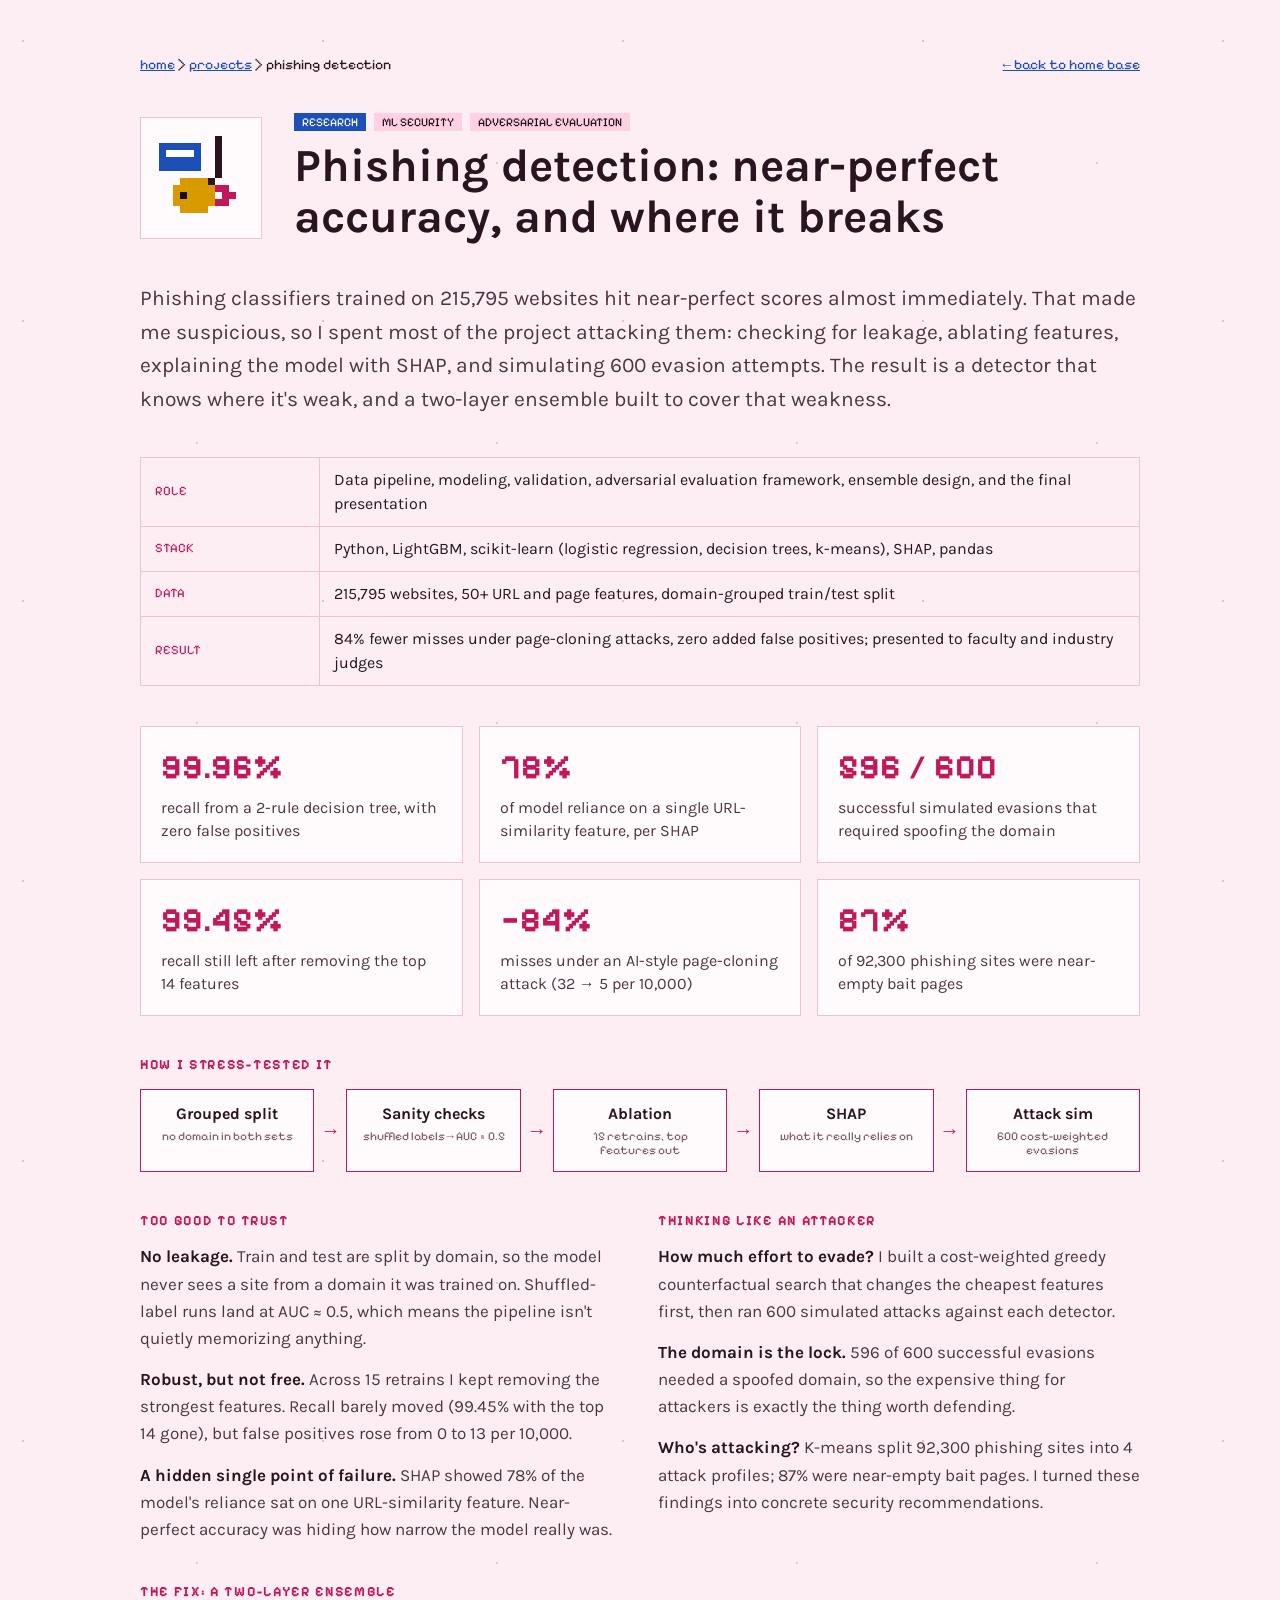
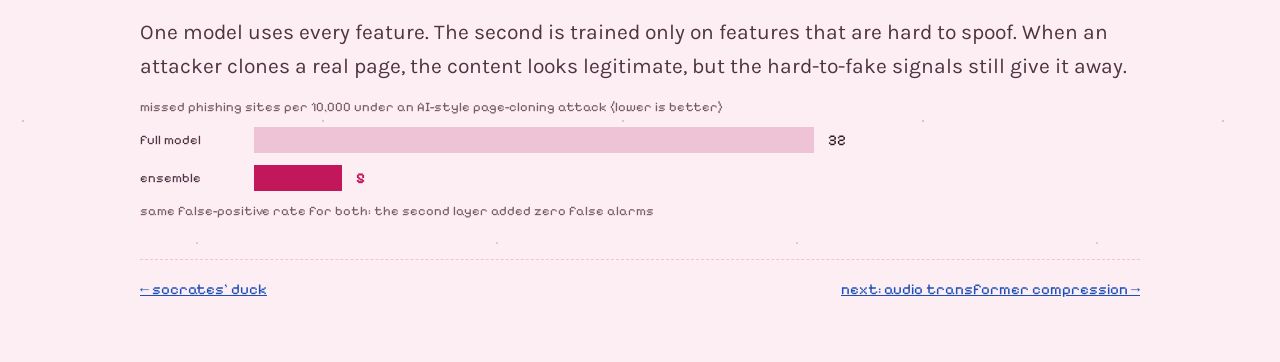
<file: phishing-detection.html>
<!doctype html>
<html lang="en">
<head>
<meta charset="utf-8">
<meta name="viewport" content="width=device-width, initial-scale=1">
<title>Adversarial Phishing Detection · Gokila Harini Karthikeyan</title>
<meta name="description" content="Phishing classifiers on 215,795 websites, stress-tested with ablation, SHAP and 600 simulated evasion attacks, plus a two-layer ensemble that cut misses under page-cloning attacks by 84%.">
<meta property="og:type" content="article">
<meta property="og:title" content="Adversarial Phishing Detection: near-perfect accuracy, and where it breaks">
<meta property="og:description" content="Phishing detectors on 215K websites, stress-tested with 600 simulated evasion attacks. A two-layer ensemble cut misses under page cloning by 84% with zero added false positives.">
<meta property="og:image" content="https://gokila16.github.io/og-image.png">
<meta name="twitter:card" content="summary_large_image">
<meta name="theme-color" content="#fdeef4">
<link rel="icon" href="favicon.svg" type="image/svg+xml">
<script>try{if(localStorage.getItem('side')==='dark')document.documentElement.dataset.theme='dark'}catch(e){}</script>
<link rel="preconnect" href="https://fonts.googleapis.com">
<link rel="preconnect" href="https://fonts.gstatic.com" crossorigin>
<link rel="stylesheet" href="https://fonts.googleapis.com/css2?family=Karla:wght@400;600;700&family=Pixelify+Sans:wght@400;700&display=swap">
<link rel="stylesheet" href="styles.css">
<script src="main.js" defer></script>
</head>
<body>
<main class="proj">

<nav class="crumbs" aria-label="Breadcrumb">
<div><a href="index.html">home</a> › <a href="index.html#projects">projects</a> › phishing detection</div>
<a href="index.html">← back to home base</a>
</nav>

<div class="proj-head">
<div class="proj-icon"><svg viewBox="0 0 12 12" shape-rendering="crispEdges" aria-hidden="true"><path style="fill: var(--ink)" d="M8 0h1v6H8z M7 6h1v1H7z"/><path style="fill: var(--gold)" d="M3 6h4v1H3z M2 7h6v3H2z M3 10h4v1H3z"/><path style="fill: var(--pink)" d="M8 7h2v1H8z M9 8h2v1H9z M8 9h2v1H8z"/><path fill="#1a0f17" d="M3 8h1v1H3z"/><path style="fill: var(--blue)" d="M0 1h6v4H0z"/><path fill="#ffffff" d="M1 2h4v1H1z"/></svg></div>
<div>
<div class="tags"><span class="tag tag-blue">RESEARCH</span><span class="tag">ML SECURITY</span><span class="tag">ADVERSARIAL EVALUATION</span></div>
<h1>Phishing detection: near-perfect accuracy, and where it breaks</h1>
</div>
</div>

<p class="proj-lede">Phishing classifiers trained on 215,795 websites hit near-perfect scores almost immediately. That made me suspicious, so I spent most of the project attacking them: checking for leakage, ablating features, explaining the model with SHAP, and simulating 600 evasion attempts. The result is a detector that knows where it's weak, and a two-layer ensemble built to cover that weakness.</p>

<table class="facts"><tbody>
<tr><th scope="row">ROLE</th><td>Data pipeline, modeling, validation, adversarial evaluation framework, ensemble design, and the final presentation</td></tr>
<tr><th scope="row">STACK</th><td>Python, LightGBM, scikit-learn (logistic regression, decision trees, k-means), SHAP, pandas</td></tr>
<tr><th scope="row">DATA</th><td>215,795 websites, 50+ URL and page features, domain-grouped train/test split</td></tr>
<tr><th scope="row">RESULT</th><td>84% fewer misses under page-cloning attacks, zero added false positives; presented to faculty and industry judges</td></tr>
</tbody></table>

<div class="stats">
<div class="stat panel"><div class="n">99.96%</div><div class="l">recall from a 2-rule decision tree, with zero false positives</div></div>
<div class="stat panel"><div class="n">78%</div><div class="l">of model reliance on a single URL-similarity feature, per SHAP</div></div>
<div class="stat panel"><div class="n">596 / 600</div><div class="l">successful simulated evasions that required spoofing the domain</div></div>
<div class="stat panel"><div class="n">99.45%</div><div class="l">recall still left after removing the top 14 features</div></div>
<div class="stat panel"><div class="n">−84%</div><div class="l">misses under an AI-style page-cloning attack (32 → 5 per 10,000)</div></div>
<div class="stat panel"><div class="n">87%</div><div class="l">of 92,300 phishing sites were near-empty bait pages</div></div>
</div>

<section class="block">
<h2>HOW I STRESS-TESTED IT</h2>
<div class="flow">
<div class="step"><b>Grouped split</b><span>no domain in both sets</span></div><div class="arrow" aria-hidden="true">→</div>
<div class="step"><b>Sanity checks</b><span>shuffled labels → AUC ≈ 0.5</span></div><div class="arrow" aria-hidden="true">→</div>
<div class="step"><b>Ablation</b><span>15 retrains, top features out</span></div><div class="arrow" aria-hidden="true">→</div>
<div class="step"><b>SHAP</b><span>what it really relies on</span></div><div class="arrow" aria-hidden="true">→</div>
<div class="step"><b>Attack sim</b><span>600 cost-weighted evasions</span></div>
</div>
</section>

<div class="two">
<section>
<h2>TOO GOOD TO TRUST</h2>
<p><b>No leakage.</b> Train and test are split by domain, so the model never sees a site from a domain it was trained on. Shuffled-label runs land at AUC ≈ 0.5, which means the pipeline isn't quietly memorizing anything.</p>
<p><b>Robust, but not free.</b> Across 15 retrains I kept removing the strongest features. Recall barely moved (99.45% with the top 14 gone), but false positives rose from 0 to 13 per 10,000.</p>
<p><b>A hidden single point of failure.</b> SHAP showed 78% of the model's reliance sat on one URL-similarity feature. Near-perfect accuracy was hiding how narrow the model really was.</p>
</section>
<section>
<h2>THINKING LIKE AN ATTACKER</h2>
<p><b>How much effort to evade?</b> I built a cost-weighted greedy counterfactual search that changes the cheapest features first, then ran 600 simulated attacks against each detector.</p>
<p><b>The domain is the lock.</b> 596 of 600 successful evasions needed a spoofed domain, so the expensive thing for attackers is exactly the thing worth defending.</p>
<p><b>Who's attacking?</b> K-means split 92,300 phishing sites into 4 attack profiles; 87% were near-empty bait pages. I turned these findings into concrete security recommendations.</p>
</section>
</div>

<section class="block">
<h2>THE FIX: A TWO-LAYER ENSEMBLE</h2>
<p class="proj-lede">One model uses every feature. The second is trained only on features that are hard to spoof. When an attacker clones a real page, the content looks legitimate, but the hard-to-fake signals still give it away.</p>
<figure class="chart" style="margin: 0">
<figcaption class="cap">missed phishing sites per 10,000 under an AI-style page-cloning attack (lower is better)</figcaption>
<div class="row"><div class="k">full model</div><div class="track" style="--w: 80%"><div class="bar" style="background: var(--line)"></div><div class="v">32</div></div></div>
<div class="row"><div class="k">ensemble</div><div class="track" style="--w: 12.5%"><div class="bar" style="background: var(--pink)"></div><div class="v" style="color: var(--pink); font-weight: 700">5</div></div></div>
<div class="cap">same false-positive rate for both: the second layer added zero false alarms</div>
</figure>
</section>

<nav class="pager" aria-label="More projects">
<a href="socrates-duck.html">← socrates' duck</a>
<a href="audio-compression.html">next: audio transformer compression →</a>
</nav>

</main>
</body>
</html>
</file>
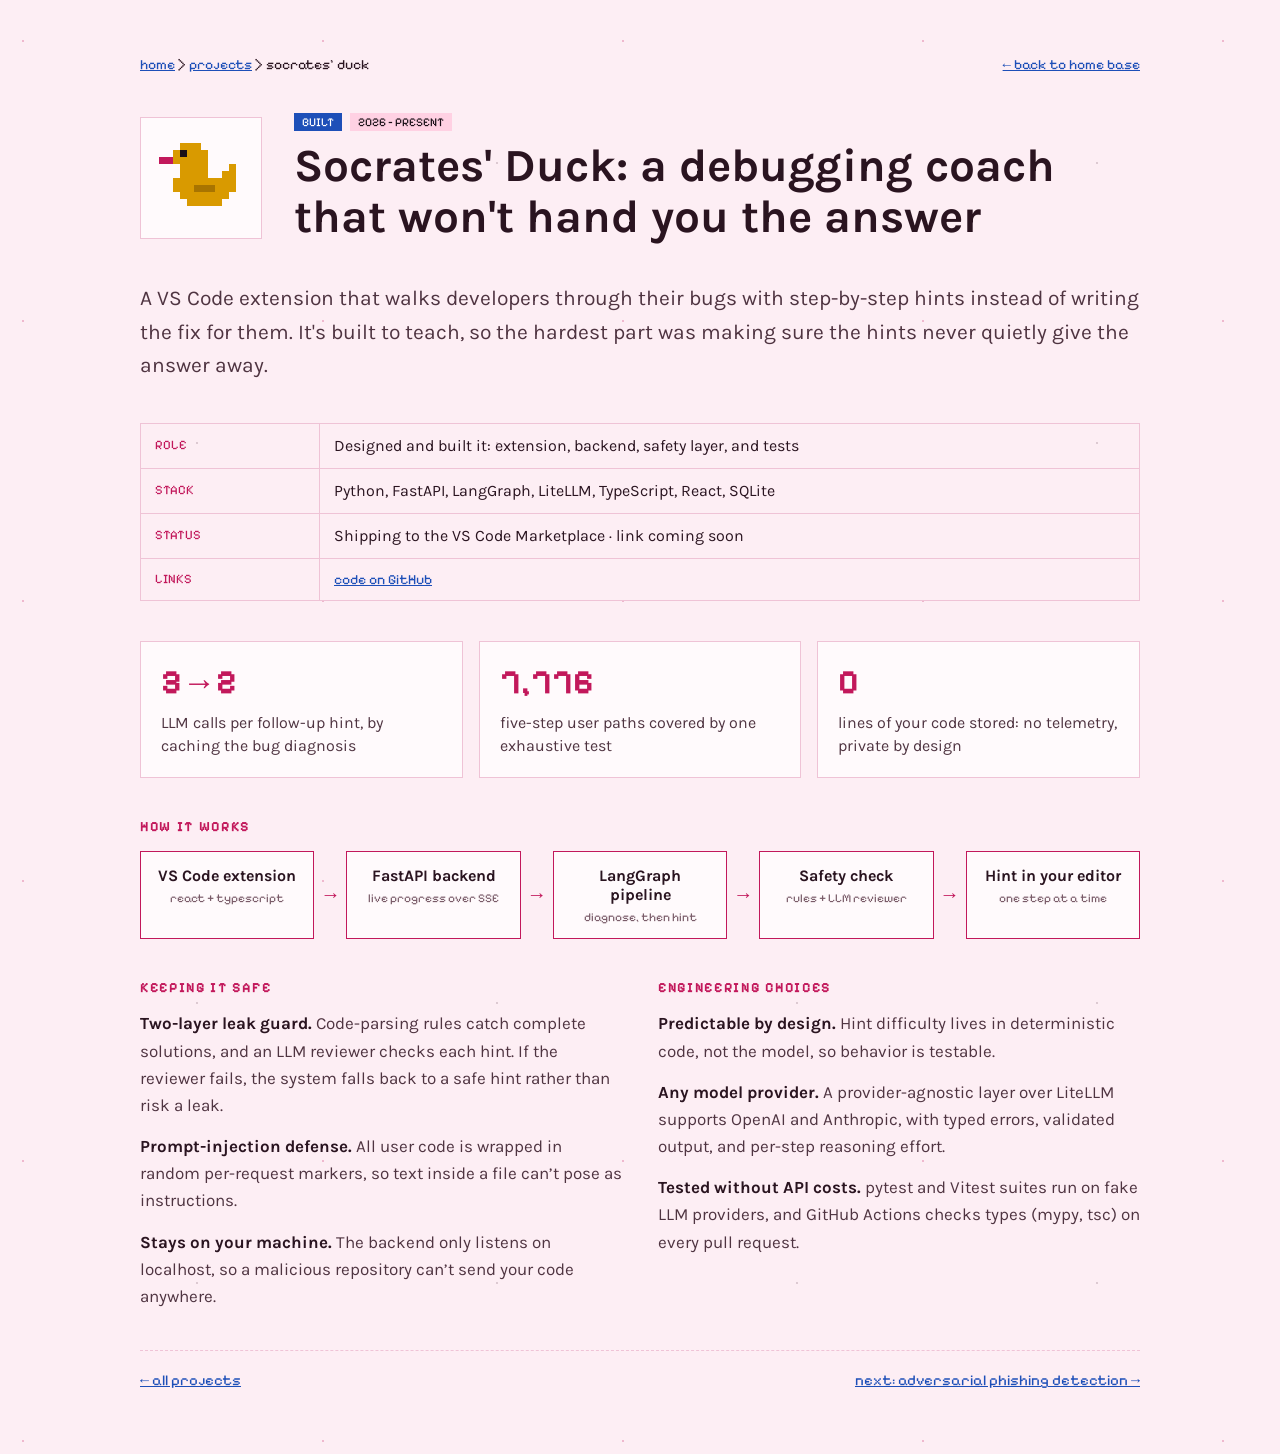
<file: socrates-duck.html>
<!doctype html>
<html lang="en">
<head>
<meta charset="utf-8">
<meta name="viewport" content="width=device-width, initial-scale=1">
<title>Socrates' Duck · Gokila Harini Karthikeyan</title>
<meta name="description" content="A VS Code extension that walks developers through their bugs with step-by-step hints instead of writing the fix for them.">
<meta property="og:type" content="article">
<meta property="og:title" content="Socrates' Duck: a debugging coach that won't hand you the answer">
<meta property="og:description" content="A VS Code extension that coaches you through bugs with hints, not answers.">
<meta property="og:image" content="https://gokila16.github.io/og-image.png">
<meta name="twitter:card" content="summary_large_image">
<meta name="theme-color" content="#fdeef4">
<link rel="icon" href="favicon.svg" type="image/svg+xml">
<script>try{if(localStorage.getItem('side')==='dark')document.documentElement.dataset.theme='dark'}catch(e){}</script>
<link rel="preconnect" href="https://fonts.googleapis.com">
<link rel="preconnect" href="https://fonts.gstatic.com" crossorigin>
<link rel="stylesheet" href="https://fonts.googleapis.com/css2?family=Karla:wght@400;600;700&family=Pixelify+Sans:wght@400;700&display=swap">
<link rel="stylesheet" href="styles.css">
<script src="main.js" defer></script>
</head>
<body>
<main class="proj">

<nav class="crumbs" aria-label="Breadcrumb">
<div><a href="index.html">home</a> › <a href="index.html#projects">projects</a> › socrates' duck</div>
<a href="index.html">← back to home base</a>
</nav>

<div class="proj-head">
<div class="proj-icon"><svg viewBox="0 0 12 12" shape-rendering="crispEdges" aria-hidden="true"><path style="fill: var(--gold)" d="M3 1h3v1H3z M2 2h5v1H2z M2 3h5v1H2z M3 4h4v1H3z M3 5h4v1H3z M9 5h2v1H9z M10 4h1v1h-1z M2 6h9v1H2z M2 7h9v1H2z M3 8h7v1H3z M4 9h5v1H4z"/><path style="fill: var(--pink)" d="M0 3h2v1H0z"/><path fill="#1a0f17" d="M3 2h1v1H3z"/><path style="fill: var(--goldDeep)" d="M5 7h3v1H5z"/></svg></div>
<div>
<div class="tags"><span class="tag tag-blue">BUILT</span><span class="tag">2026 – PRESENT</span></div>
<h1>Socrates' Duck: a debugging coach that won't hand you the answer</h1>
</div>
</div>

<p class="proj-lede">A VS Code extension that walks developers through their bugs with step-by-step hints instead of writing the fix for them. It's built to teach, so the hardest part was making sure the hints never quietly give the answer away.</p>

<table class="facts"><tbody>
<tr><th scope="row">ROLE</th><td>Designed and built it: extension, backend, safety layer, and tests</td></tr>
<tr><th scope="row">STACK</th><td>Python, FastAPI, LangGraph, LiteLLM, TypeScript, React, SQLite</td></tr>
<tr><th scope="row">STATUS</th><td>Shipping to the VS Code Marketplace · link coming soon</td></tr>
<tr><th scope="row">LINKS</th><td class="mono"><a href="https://github.com/gokila16/Socrates-Duck">code on GitHub</a></td></tr>
</tbody></table>

<!-- Demo GIF goes here once recorded: <div class="slot"><img src="duck-demo.gif" alt="..."></div> -->

<div class="stats">
<div class="stat panel"><div class="n">3 → 2</div><div class="l">LLM calls per follow-up hint, by caching the bug diagnosis</div></div>
<div class="stat panel"><div class="n">7,776</div><div class="l">five-step user paths covered by one exhaustive test</div></div>
<div class="stat panel"><div class="n">0</div><div class="l">lines of your code stored: no telemetry, private by design</div></div>
</div>

<section class="block">
<h2>HOW IT WORKS</h2>
<div class="flow">
<div class="step"><b>VS Code extension</b><span>react + typescript</span></div><div class="arrow" aria-hidden="true">→</div>
<div class="step"><b>FastAPI backend</b><span>live progress over SSE</span></div><div class="arrow" aria-hidden="true">→</div>
<div class="step"><b>LangGraph pipeline</b><span>diagnose, then hint</span></div><div class="arrow" aria-hidden="true">→</div>
<div class="step"><b>Safety check</b><span>rules + LLM reviewer</span></div><div class="arrow" aria-hidden="true">→</div>
<div class="step"><b>Hint in your editor</b><span>one step at a time</span></div>
</div>
</section>

<div class="two">
<section>
<h2>KEEPING IT SAFE</h2>
<p><b>Two-layer leak guard.</b> Code-parsing rules catch complete solutions, and an LLM reviewer checks each hint. If the reviewer fails, the system falls back to a safe hint rather than risk a leak.</p>
<p><b>Prompt-injection defense.</b> All user code is wrapped in random per-request markers, so text inside a file can’t pose as instructions.</p>
<p><b>Stays on your machine.</b> The backend only listens on localhost, so a malicious repository can’t send your code anywhere.</p>
</section>
<section>
<h2>ENGINEERING CHOICES</h2>
<p><b>Predictable by design.</b> Hint difficulty lives in deterministic code, not the model, so behavior is testable.</p>
<p><b>Any model provider.</b> A provider-agnostic layer over LiteLLM supports OpenAI and Anthropic, with typed errors, validated output, and per-step reasoning effort.</p>
<p><b>Tested without API costs.</b> pytest and Vitest suites run on fake LLM providers, and GitHub Actions checks types (mypy, tsc) on every pull request.</p>
</section>
</div>

<nav class="pager" aria-label="More projects">
<a href="index.html#projects">← all projects</a>
<a href="phishing-detection.html">next: adversarial phishing detection →</a>
</nav>

</main>
</body>
</html>
</file>
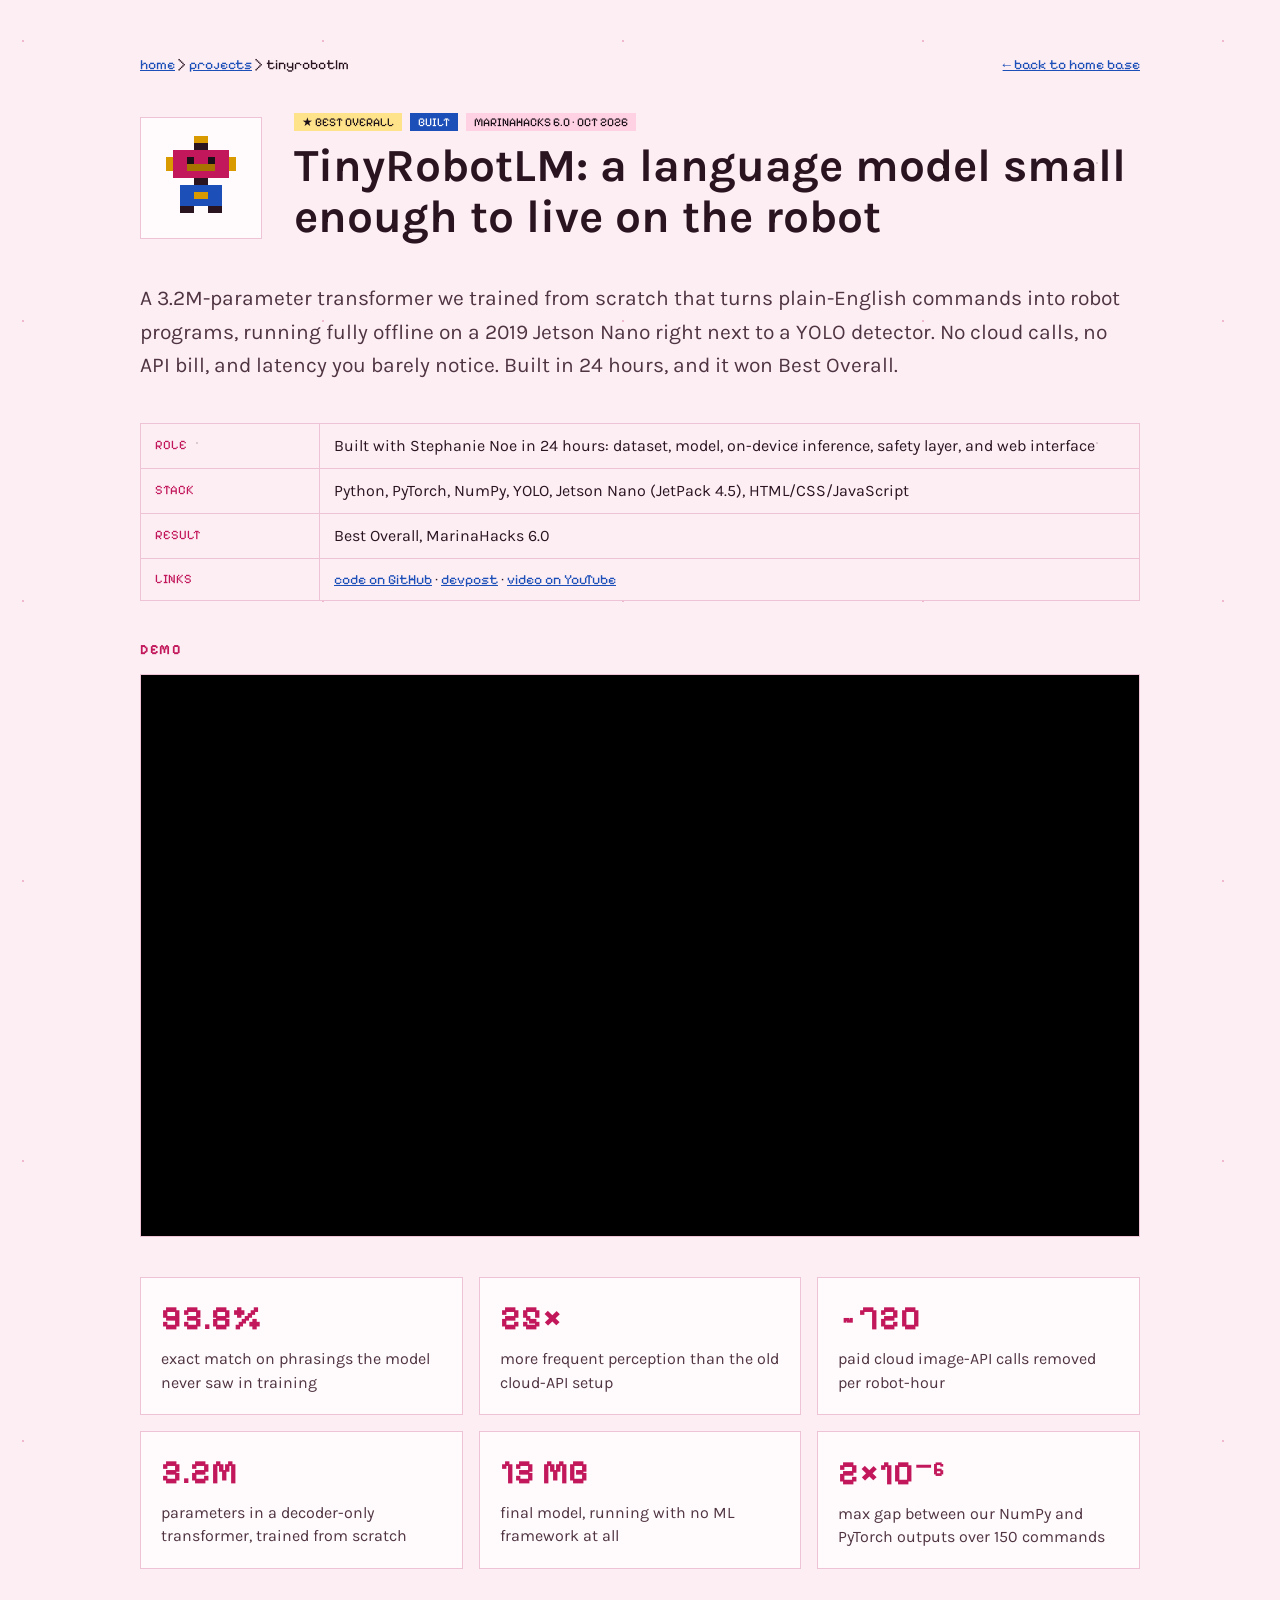
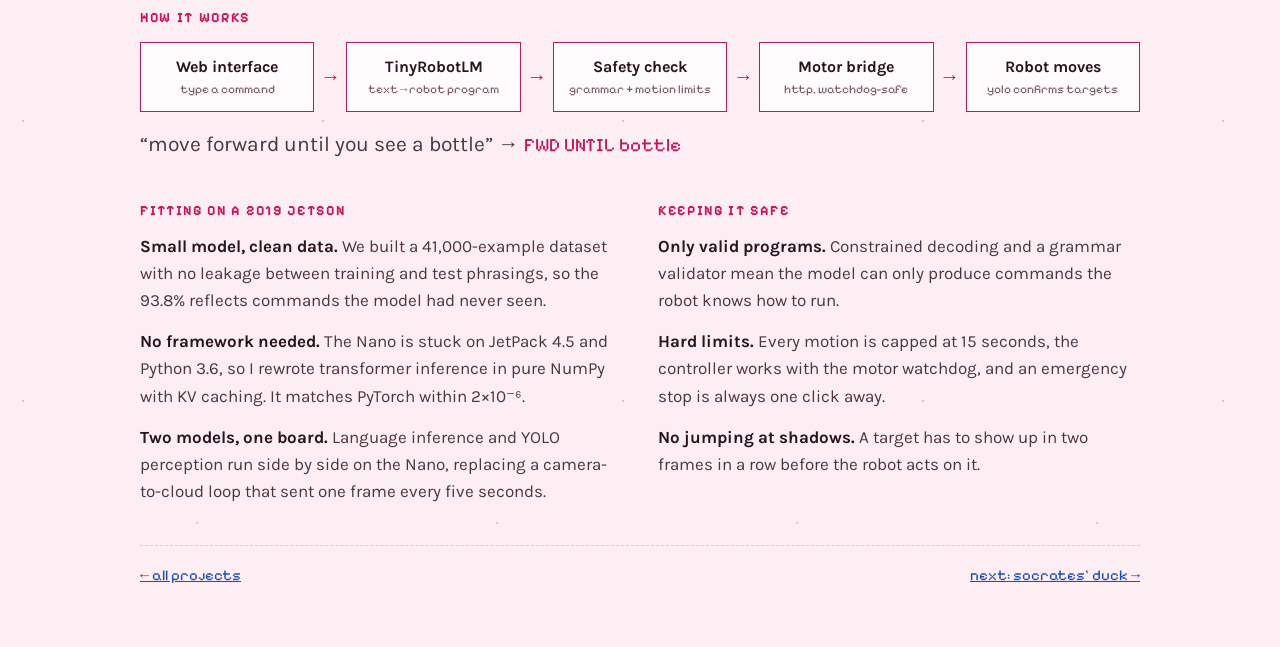
<file: tiny-robot-lm.html>
<!doctype html>
<html lang="en">
<head>
<meta charset="utf-8">
<meta name="viewport" content="width=device-width, initial-scale=1">
<title>TinyRobotLM · Gokila Harini Karthikeyan</title>
<meta name="description" content="A 3.2M-parameter language model built from scratch that runs on a 2019 Jetson Nano and turns typed commands into robot movement, fully offline. Best Overall at MarinaHacks 6.0.">
<meta property="og:type" content="article">
<meta property="og:title" content="TinyRobotLM: a language model small enough to live on the robot">
<meta property="og:description" content="A 3.2M-parameter transformer, trained from scratch, that drives a robot fully offline on a 2019 Jetson Nano. Best Overall at MarinaHacks 6.0.">
<meta property="og:image" content="https://gokila16.github.io/og-image.png">
<meta name="twitter:card" content="summary_large_image">
<meta name="theme-color" content="#fdeef4">
<link rel="icon" href="favicon.svg" type="image/svg+xml">
<script>try{if(localStorage.getItem('side')==='dark')document.documentElement.dataset.theme='dark'}catch(e){}</script>
<link rel="preconnect" href="https://fonts.googleapis.com">
<link rel="preconnect" href="https://fonts.gstatic.com" crossorigin>
<link rel="stylesheet" href="https://fonts.googleapis.com/css2?family=Karla:wght@400;600;700&family=Pixelify+Sans:wght@400;700&display=swap">
<link rel="stylesheet" href="styles.css">
<script src="main.js" defer></script>
</head>
<body>
<main class="proj">

<nav class="crumbs" aria-label="Breadcrumb">
<div><a href="index.html">home</a> › <a href="index.html#projects">projects</a> › tinyrobotlm</div>
<a href="index.html">← back to home base</a>
</nav>

<div class="proj-head">
<div class="proj-icon"><svg viewBox="0 0 12 12" shape-rendering="crispEdges" aria-hidden="true"><path style="fill: var(--gold)" d="M5 0h2v1H5z M1 3h1v2H1z M10 3h1v2h-1z M5 8h2v1H5z"/><path style="fill: var(--ink)" d="M5 1h2v1H5z M5 6h2v1H5z M3 10h2v1H3z M7 10h2v1H7z"/><path style="fill: var(--pink)" d="M2 2h8v4H2z"/><path fill="#1a0f17" d="M4 3h1v1H4z M7 3h1v1H7z"/><path style="fill: var(--goldDeep)" d="M4 4h4v1H4z"/><path style="fill: var(--blue)" d="M3 7h6v1H3z M3 8h2v2H3z M7 8h2v2H7z M5 9h2v1H5z"/></svg></div>
<div>
<div class="tags"><span class="tag tag-gold">★ BEST OVERALL</span><span class="tag tag-blue">BUILT</span><span class="tag">MARINAHACKS 6.0 · OCT 2026</span></div>
<h1>TinyRobotLM: a language model small enough to live on the robot</h1>
</div>
</div>

<p class="proj-lede">A 3.2M-parameter transformer we trained from scratch that turns plain-English commands into robot programs, running fully offline on a 2019 Jetson Nano right next to a YOLO detector. No cloud calls, no API bill, and latency you barely notice. Built in 24 hours, and it won Best Overall.</p>

<table class="facts"><tbody>
<tr><th scope="row">ROLE</th><td>Built with Stephanie Noe in 24 hours: dataset, model, on-device inference, safety layer, and web interface</td></tr>
<tr><th scope="row">STACK</th><td>Python, PyTorch, NumPy, YOLO, Jetson Nano (JetPack 4.5), HTML/CSS/JavaScript</td></tr>
<tr><th scope="row">RESULT</th><td>Best Overall, MarinaHacks 6.0</td></tr>
<tr><th scope="row">LINKS</th><td class="mono"><a href="https://github.com/stephkmn/tiny-robot-lm">code on GitHub</a> · <a href="https://devpost.com/software/tiny-robot-lm">devpost</a> · <a href="https://www.youtube.com/watch?v=Lmy4Fd--4fg">video on YouTube</a></td></tr>
</tbody></table>

<section class="block">
<h2>DEMO</h2>
<div class="video">
<iframe src="https://www.youtube-nocookie.com/embed/Lmy4Fd--4fg" title="TinyRobotLM demo video" loading="lazy" allow="accelerometer; clipboard-write; encrypted-media; gyroscope; picture-in-picture; web-share" referrerpolicy="strict-origin-when-cross-origin" allowfullscreen></iframe>
</div>
</section>

<div class="stats">
<div class="stat panel"><div class="n">93.8%</div><div class="l">exact match on phrasings the model never saw in training</div></div>
<div class="stat panel"><div class="n">25×</div><div class="l">more frequent perception than the old cloud-API setup</div></div>
<div class="stat panel"><div class="n">~720</div><div class="l">paid cloud image-API calls removed per robot-hour</div></div>
<div class="stat panel"><div class="n">3.2M</div><div class="l">parameters in a decoder-only transformer, trained from scratch</div></div>
<div class="stat panel"><div class="n">13 MB</div><div class="l">final model, running with no ML framework at all</div></div>
<div class="stat panel"><div class="n">2×10⁻⁶</div><div class="l">max gap between our NumPy and PyTorch outputs over 150 commands</div></div>
</div>

<section class="block">
<h2>HOW IT WORKS</h2>
<div class="flow">
<div class="step"><b>Web interface</b><span>type a command</span></div><div class="arrow" aria-hidden="true">→</div>
<div class="step"><b>TinyRobotLM</b><span>text → robot program</span></div><div class="arrow" aria-hidden="true">→</div>
<div class="step"><b>Safety check</b><span>grammar + motion limits</span></div><div class="arrow" aria-hidden="true">→</div>
<div class="step"><b>Motor bridge</b><span>http, watchdog-safe</span></div><div class="arrow" aria-hidden="true">→</div>
<div class="step"><b>Robot moves</b><span>yolo confirms targets</span></div>
</div>
<p class="proj-lede">“move forward until you see a bottle” → <code>FWD UNTIL bottle</code></p>
</section>

<div class="two">
<section>
<h2>FITTING ON A 2019 JETSON</h2>
<p><b>Small model, clean data.</b> We built a 41,000-example dataset with no leakage between training and test phrasings, so the 93.8% reflects commands the model had never seen.</p>
<p><b>No framework needed.</b> The Nano is stuck on JetPack 4.5 and Python 3.6, so I rewrote transformer inference in pure NumPy with KV caching. It matches PyTorch within 2×10⁻⁶.</p>
<p><b>Two models, one board.</b> Language inference and YOLO perception run side by side on the Nano, replacing a camera-to-cloud loop that sent one frame every five seconds.</p>
</section>
<section>
<h2>KEEPING IT SAFE</h2>
<p><b>Only valid programs.</b> Constrained decoding and a grammar validator mean the model can only produce commands the robot knows how to run.</p>
<p><b>Hard limits.</b> Every motion is capped at 15 seconds, the controller works with the motor watchdog, and an emergency stop is always one click away.</p>
<p><b>No jumping at shadows.</b> A target has to show up in two frames in a row before the robot acts on it.</p>
</section>
</div>

<nav class="pager" aria-label="More projects">
<a href="index.html#projects">← all projects</a>
<a href="socrates-duck.html">next: socrates' duck →</a>
</nav>

</main>
</body>
</html>
</file>
<file: styles.css>
/* Gokila's portfolio: Pink Paper (light side) + Wine (dark side) */

:root {
  --bg: #fdeef4; --panel: #fffafc; --line: #efc3d6;
  --ink: #2a1420; --soft: #4f3441; --muted: #7a5c69;
  --pink: #c2185b; --pinkSoft: #ffd1e3; --pinkHover: #8e0f42;
  --blue: #1d4fb8; --onBlue: #ffffff; --onPink: #ffffff;
  --gold: #d99a00; --goldDeep: #a87400;
  --glow: 255, 157, 203;
  --stars: radial-gradient(1.5px 1.5px at 23px 41px, #c2185b40 50%, transparent 51%), radial-gradient(1px 1px at 131px 17px, #c2185b35 50%, transparent 51%), radial-gradient(1.5px 1.5px at 197px 163px, #7a5c6940 50%, transparent 51%), radial-gradient(1px 1px at 251px 97px, #c2185b30 50%, transparent 51%);
  --body: 'Karla', 'Helvetica Neue', sans-serif;
  --mono: 'Pixelify Sans', ui-monospace, monospace;
  color-scheme: light;
}
:root[data-theme="dark"] {
  --bg: #22101a; --panel: #2d1622; --line: #53283e;
  --ink: #fbeef4; --soft: #e4c9d5; --muted: #b9909f;
  --pink: #ff9dcb; --pinkSoft: #ffc7e0; --pinkHover: #ffd2e7;
  --blue: #ffcf9e; --onBlue: #2a140c; --onPink: #22101a;
  --gold: #ffe38a; --goldDeep: #d9b24e;
  --stars: radial-gradient(1px 1px at 23px 41px, #ffffff80 50%, transparent 51%), radial-gradient(1px 1px at 131px 17px, #ffd6ec90 50%, transparent 51%), radial-gradient(1.5px 1.5px at 197px 163px, #ffffff60 50%, transparent 51%), radial-gradient(1px 1px at 251px 97px, #ffb8dc80 50%, transparent 51%);
  color-scheme: dark;
}

/* ---------- base ---------- */
html { -webkit-text-size-adjust: 100%; }
@media (prefers-reduced-motion: no-preference) { html { scroll-behavior: smooth; } }
body {
  margin: 0;
  background-color: var(--bg);
  background-image: var(--stars);
  background-size: 300px 280px;
  font-family: var(--body);
  color: var(--ink);
  overflow-x: clip;
}
a { color: var(--blue); }
a:hover { color: var(--pinkHover); }
button { color: inherit; }
:focus-visible { outline: 2px solid var(--pink); outline-offset: 2px; }
.mono { font-family: var(--mono); }
.sr-only { position: absolute; width: 1px; height: 1px; padding: 0; margin: -1px; overflow: hidden; clip: rect(0 0 0 0); white-space: nowrap; border: 0; }
.px { shape-rendering: crispEdges; display: block; }

/* tags */
.tag { font-family: var(--mono); font-size: 11px; padding: 2px 6px; color: #1a0f17; background: var(--pinkSoft); }
.tag-blue { color: var(--onBlue); background: var(--blue); }
.tag-gold { color: #1a0f17; background: #ffe38a; }

/* chips / toggles */
.chip {
  font-family: var(--mono); font-size: 12px; min-height: 36px; padding: 0 12px; cursor: pointer;
  background: transparent; color: var(--soft); border: 1px solid var(--line);
}
.chip[aria-pressed="true"] { background: var(--pink); color: var(--onPink); border-color: var(--pink); }

.panel { border: 1px solid var(--line); background: var(--panel); }

/* ---------- motion: warp, flyby, planet ---------- */
.warp {
  position: fixed; inset: 0; pointer-events: none; z-index: 50;
  background: repeating-conic-gradient(from 0deg at 50% 45%, var(--pink) 0deg 0.6deg, transparent 0.6deg 6deg);
  transform-origin: 50% 45%;
  animation: warp 1.1s ease-in forwards;
}
@keyframes warp { 0% { opacity: 0; transform: scale(.25); } 30% { opacity: .6; } 100% { opacity: 0; transform: scale(2.8); } }

.flyby {
  position: absolute; top: 0; left: 0; width: 76px; height: 48px; padding: 0; border: 0;
  background: transparent; cursor: pointer; z-index: 4;
  offset-path: path("M -100 58 C 300 18, 800 96, 1400 34");
  offset-rotate: auto;
  animation: flyby 26s linear infinite;
}
.flyby svg { width: 100%; height: 100%; }
@keyframes flyby { 0% { offset-distance: 0%; } 40% { offset-distance: 100%; } 100% { offset-distance: 100%; } }

.planet {
  position: absolute; top: 12px; right: 48px; width: 64px; height: 48px; padding: 0; border: 0;
  background: transparent; cursor: pointer; z-index: 4;
  animation: bob 4s ease-in-out infinite;
}
@keyframes bob { 0%, 100% { transform: translateY(0); } 50% { transform: translateY(-7px); } }

.glow {
  position: fixed; inset: 0; pointer-events: none; z-index: 0;
  background: radial-gradient(560px circle at var(--gx, 70%) var(--gy, 260px), rgba(var(--glow), .35), transparent 70%);
}

@media (prefers-reduced-motion: reduce) {
  .warp { animation: none; opacity: 0; }
  .flyby { display: none; }
  .planet { animation: none; }
}

/* ---------- homepage layout ---------- */
.page { position: relative; min-height: 100vh; }
.layout {
  position: relative; z-index: 1;
  box-sizing: border-box; max-width: 1440px; margin: 0 auto; padding: 72px 48px 90px;
  display: grid; grid-template-columns: 320px minmax(0, 1fr) 220px; column-gap: 56px; row-gap: 56px; align-items: start;
}
/* left bar: stays in view while the page scrolls; scrolls on its own if taller than the screen */
.side { grid-column: 1; grid-row: 1 / span 8; align-self: stretch; }
.side-inner {
  position: sticky; top: 0; max-height: 100vh; overflow-y: auto; overscroll-behavior: contain;
  box-sizing: border-box; margin-top: -24px; padding: 24px 8px 32px 2px;
  display: flex; flex-direction: column; gap: 24px;
  scrollbar-width: thin; scrollbar-color: var(--line) transparent;
}
.main { display: contents; }
.main > .section { grid-column: 2; }

.side-toggle { display: flex; align-items: center; gap: 10px; flex-wrap: wrap; font-family: var(--mono); font-size: 12px; color: var(--muted); }

.intro { display: flex; flex-direction: column; gap: 10px; }
.id-row { display: flex; flex-direction: column; gap: 10px; }
.avatar {
  width: 240px; height: 240px; flex-shrink: 0; box-sizing: border-box;
  border: 2px dashed var(--pink); background: var(--panel);
  display: flex; align-items: center; justify-content: center; text-align: center; padding: 8px;
  font-family: var(--mono); font-size: 11px; line-height: 1.4; color: var(--muted);
}
.avatar img { width: 100%; height: 100%; object-fit: cover; display: block; }
.avatar:has(img) { padding: 0; border-style: solid; }
.intro h1 { margin: 0; font-size: 42px; line-height: 1.05; font-weight: 600; }
.role { font-family: var(--mono); font-size: 15px; color: var(--pink); }
.lede { margin: 6px 0 0; font-size: 19px; line-height: 1.5; color: var(--soft); }
.promise { margin: 4px 0 0; font-family: var(--mono); font-size: 14px; line-height: 1.5; color: var(--pink); }

.duck { display: flex; align-items: center; gap: 14px; }
.duck-btn {
  width: 60px; height: 60px; flex-shrink: 0; border: 1px solid var(--line); background: var(--panel);
  display: flex; align-items: center; justify-content: center; cursor: pointer; padding: 0;
}
.duck-btn svg { width: 40px; height: 40px; }
.duck-tip {
  flex-grow: 1; border: 1px solid var(--line); background: var(--panel); padding: 10px 14px;
  font-family: var(--mono); font-size: 13px; line-height: 1.45; color: var(--soft);
}

.tiles { display: grid; grid-template-columns: repeat(3, minmax(0, 1fr)); gap: 12px; }
.tiles a {
  display: flex; flex-direction: column; align-items: center; justify-content: center; gap: 6px;
  padding: 12px 4px; border: 1px solid var(--line); text-decoration: none;
  font-family: var(--mono); font-size: 12px;
}
.tiles svg { width: 36px; height: 36px; }

.currently { padding: 18px 20px; display: flex; flex-direction: column; gap: 8px; }
.currently .label { font-family: var(--mono); font-size: 12px; color: var(--pink); font-weight: 700; }
.currently .body { font-size: 16px; line-height: 1.6; color: var(--soft); }

.socials { display: flex; gap: 18px; font-family: var(--mono); font-size: 13px; }
.socials .short { display: none; }

.btn-pink {
  display: flex; align-items: center; justify-content: center; gap: 10px; min-height: 48px;
  background: var(--pink); color: var(--onPink); text-decoration: none; font-family: var(--mono); font-size: 14px;
}
.btn-pink:hover { color: var(--onPink); background: var(--pinkHover); }

.badges { display: flex; gap: 6px; flex-wrap: wrap; }
.badge {
  width: 88px; height: 31px; box-sizing: border-box; display: flex; align-items: center; justify-content: center;
  font-family: var(--mono); font-size: 10px;
}
.badge-pink { background: var(--pink); color: var(--onPink); }
.badge-blue { border: 1px solid var(--blue); color: var(--blue); }

/* right rail: section notes, recent visitors */
.rail { grid-column: 3; display: flex; flex-direction: column; gap: 12px; }
.rail .rule { display: flex; align-items: center; gap: 12px; }
.rail .rule svg { width: 28px; height: 28px; flex-shrink: 0; }
.rail .rule span { flex-grow: 1; border-top: 1px dashed var(--line); }
.rail .txt { font-family: var(--mono); font-size: 13px; line-height: 1.7; color: var(--soft); }
.rail .txt .dim { color: var(--muted); }

.m-note { display: none; margin-top: -4px; font-family: var(--mono); font-size: 12px; line-height: 1.5; color: var(--muted); }
.recent { margin-top: 10px; padding: 14px 16px; display: flex; flex-direction: column; gap: 10px; }
.recent .label { font-family: var(--mono); font-size: 12px; color: var(--pink); }
.recent-empty { font-family: var(--mono); font-size: 13px; color: var(--muted); }
.recent-list { display: flex; flex-direction: column; gap: 10px; }
.recent-list:empty { display: none; }
.recent-list .who { font-family: var(--mono); font-size: 13px; color: var(--ink); }
.recent-list .msg { font-size: 14px; line-height: 1.4; color: var(--soft); overflow-wrap: anywhere; }
.recent-list > div { display: flex; flex-direction: column; gap: 2px; }

/* sections */
.section { display: flex; flex-direction: column; gap: 14px; scroll-margin-top: 24px; }
.section h2 { margin: 0; font-family: var(--mono); font-size: 13px; letter-spacing: 0.14em; color: var(--pink); }
#about { gap: 16px; }
#about p { margin: 0; font-size: 19px; line-height: 1.65; color: var(--soft); }


.filters { display: flex; align-items: center; gap: 8px; flex-wrap: wrap; }
.filters .count { font-family: var(--mono); font-size: 12px; color: var(--muted); margin-left: 6px; }

.card {
  display: flex; gap: 20px; padding: 18px; border: 1px solid var(--line); background: var(--panel);
  text-decoration: none; color: var(--ink);
}
a.card:hover { color: var(--ink); border-color: var(--pink); }
.card[hidden] { display: none; }
.card-icon {
  width: 64px; height: 64px; flex-shrink: 0; border: 1px solid var(--line); background: var(--bg);
  display: flex; align-items: center; justify-content: center;
}
.card-icon svg { width: 44px; height: 44px; }
.card-body { display: flex; flex-direction: column; gap: 6px; }
.card-title { font-size: 21px; font-weight: 600; }
.card-title .tag { vertical-align: middle; font-weight: 400; }
.card-desc { font-size: 16px; line-height: 1.5; color: var(--soft); }
.card-meta { font-family: var(--mono); font-size: 12px; color: var(--muted); }

.paper-card { padding: 18px 20px; display: flex; flex-direction: column; gap: 8px; }
.paper-card .tags { display: flex; gap: 8px; flex-wrap: wrap; }
.paper-card .title { font-size: 19px; font-weight: 600; line-height: 1.35; }
.paper-card .authors { font-size: 15px; line-height: 1.5; color: var(--soft); }
.paper-card .venue { font-size: 15px; font-style: italic; color: var(--soft); }
.paper-card .links { display: flex; gap: 16px; font-family: var(--mono); font-size: 13px; }

.award { padding: 18px 20px; display: flex; gap: 18px; }
.award-icon { width: 52px; height: 52px; flex-shrink: 0; border: 1px solid var(--line); background: var(--bg); display: flex; align-items: center; justify-content: center; }
.award-icon svg { width: 36px; height: 36px; }
.award-body { display: flex; flex-direction: column; gap: 6px; }
.award .title { font-size: 19px; font-weight: 600; line-height: 1.3; }
.award .venue { font-size: 15px; font-style: italic; color: var(--soft); }
.award .desc { font-size: 15px; line-height: 1.5; color: var(--soft); }
.award .extra { font-family: var(--mono); font-size: 12px; color: var(--pink); }

#experience { gap: 18px; }
.job { display: flex; gap: 22px; }
.job .when { width: 120px; flex-shrink: 0; font-family: var(--mono); font-size: 12px; line-height: 1.5; color: var(--muted); padding-top: 4px; }
.job .what { display: flex; flex-direction: column; gap: 6px; }
.job .title { font-size: 19px; font-weight: 600; }
.job .org { font-weight: 400; color: var(--soft); }
.job ul { margin: 0; padding-left: 18px; display: flex; flex-direction: column; gap: 4px; font-size: 16px; line-height: 1.5; color: var(--soft); }
.edu { border-top: 1px dashed var(--line); padding-top: 16px; display: flex; flex-direction: column; gap: 10px; }
.edu .label { font-family: var(--mono); font-size: 12px; color: var(--pink); }
.edu .row { font-size: 17px; line-height: 1.5; }
.edu .row span { color: var(--soft); }
.edu .m { display: none; }
.resume-link { align-self: flex-start; font-family: var(--mono); font-size: 14px; }

#tools { gap: 10px; }
.tools { border-collapse: collapse; }
.tools th { padding: 9px 18px 9px 0; font-family: var(--mono); font-size: 13px; font-weight: 400; color: var(--pink); vertical-align: top; width: 130px; text-align: left; }
.tools td { padding: 9px 0; font-size: 16px; line-height: 1.5; color: var(--soft); }

  display: flex; justify-content: space-between; gap: 18px; padding: 14px 0;
  border-bottom: 1px dashed var(--line); text-decoration: none; color: var(--ink);
}

#guestbook .blurb { margin: 0; font-size: 16px; line-height: 1.5; color: var(--soft); }
.gb-form { padding: 18px 20px; display: flex; flex-direction: column; gap: 10px; }
.gb-form label { font-family: var(--mono); font-size: 12px; color: var(--muted); }
.gb-form input, .gb-form textarea {
  font: inherit; font-size: 16px; padding: 10px; box-sizing: border-box;
  background: var(--bg); color: var(--ink); border: 1px solid var(--line);
}
.gb-form input { min-height: 44px; }
.gb-form textarea { resize: vertical; }
.gb-form button {
  align-self: flex-start; min-height: 44px; padding: 0 18px; background: var(--pink); color: var(--onPink);
  border: 0; cursor: pointer; font-family: var(--mono); font-size: 14px;
}
.gb-hp { position: absolute; left: -9999px; width: 1px; height: 1px; overflow: hidden; }
.gb-status { font-family: var(--mono); font-size: 13px; color: var(--muted); }
.gb-status:empty { display: none; }
.gb-form button:disabled { opacity: .6; cursor: default; }
.gb-empty { font-family: var(--mono); font-size: 13px; color: var(--muted); }
.gb-entry { border: 1px dashed var(--line); padding: 12px 16px; display: flex; flex-direction: column; gap: 4px; }
.gb-entry .who { font-family: var(--mono); font-size: 12px; color: var(--pink); }
.gb-entry .msg { font-size: 16px; line-height: 1.5; color: var(--soft); white-space: pre-wrap; overflow-wrap: anywhere; }

.foot {
  grid-column: 2 / -1;
  border-top: 1px dashed var(--line); padding-top: 20px; display: flex; justify-content: space-between; align-items: center; gap: 12px;
  font-family: var(--mono); font-size: 12px; color: var(--muted);
}
.hyper {
  font-family: var(--mono); font-size: 12px; min-height: 44px; padding: 0 14px;
  background: transparent; color: var(--pink); border: 1px dashed var(--pink); cursor: pointer;
}

/* ---------- homepage: medium screens ---------- */
@media (max-width: 1239px) {
  .layout { grid-template-columns: 300px minmax(0, 1fr); column-gap: 48px; padding: 64px 40px 72px; }
  .rail { display: none; }
  .m-note { display: block; }
  .foot { grid-column: 2; }
  .intro h1 { font-size: 38px; }
}

/* ---------- homepage: phone ---------- */
@media (max-width: 899px) {
  .layout { display: flex; flex-direction: column; align-items: stretch; padding: 64px 24px 48px; gap: 40px; }
  .side { display: flex; flex-direction: column; gap: 14px; }
  .side-inner { display: contents; }
  .main { display: flex; flex-direction: column; }
  .planet { display: none; }
  .flyby { width: 57px; height: 36px; animation-duration: 22s; }

  .side-toggle { order: 1; gap: 8px; font-size: 11px; }
  .intro { order: 2; display: contents; }
  .id-row { order: 2; flex-direction: row; align-items: center; gap: 16px; }
  .role { order: 3; font-size: 14px; }
  .lede { order: 4; margin: 0; font-size: 18px; }
  .promise { order: 5; margin: 0; font-size: 13px; }
  .duck { order: 6; gap: 12px; }
  .side-inner > .btn-pink { order: 7; }
  .socials { order: 8; justify-content: space-between; }
  .tiles { order: 9; margin-top: 26px; gap: 8px; }
  .currently { order: 10; margin-top: 26px; padding: 16px; gap: 6px; }
  .badges { display: none; }

  .avatar { width: 84px; height: 84px; padding: 6px; font-size: 10px; line-height: 1.3; }
  .intro h1 { font-size: 32px; line-height: 1.1; font-weight: 700; }
  .duck-btn { width: 52px; height: 52px; }
  .duck-btn svg { width: 34px; height: 34px; }
  .duck-tip { padding: 8px 12px; font-size: 12px; line-height: 1.4; }
  .socials .long { display: none; }
  .socials .short { display: inline; }
  .tiles a { min-height: 76px; padding: 0 4px; gap: 4px; font-size: 11px; }
  .tiles svg { width: 30px; height: 30px; }
  .currently .body { font-size: 15px; }

  .main { gap: 40px; }
  .section { gap: 12px; }
  #about { gap: 14px; }
  #about p { font-size: 17px; line-height: 1.6; }
  .filters { gap: 6px; }

  .card { display: grid; grid-template-columns: 48px minmax(0, 1fr); column-gap: 12px; row-gap: 8px; padding: 16px; }
  .card-body, .card-title { display: contents; }
  .card-icon { width: 48px; height: 48px; }
  .card-icon svg { width: 32px; height: 32px; }
  .card-title .name { align-self: center; font-size: 19px; font-weight: 700; line-height: 1.2; }
  .card-title .tag, .card-desc, .card-meta { grid-column: 1 / -1; }
  .card-title .tag { justify-self: start; }
  .card-desc { font-size: 15px; }
  .card-meta { font-size: 11px; }

  .paper-card { padding: 14px 16px; gap: 6px; }
  .paper-card .title { font-size: 17px; font-weight: 700; }
  .paper-card .authors, .paper-card .venue { font-size: 14px; }
  .award { padding: 14px 16px; gap: 12px; }
  .award-icon { width: auto; height: auto; border: 0; background: transparent; align-items: flex-start; }
  .award-icon svg { width: 30px; height: 30px; }
  .award-body { gap: 4px; }
  .award .title { font-size: 17px; font-weight: 700; }
  .award .venue { font-size: 14px; }
  .award .desc { display: none; }
  .award .extra { font-size: 11px; }

  .job { flex-direction: column; gap: 4px; }
  .job .when { width: auto; font-size: 11px; padding-top: 0; }
  .job .when br { display: none; }
  .job .what { gap: 4px; }
  .job .title { font-size: 18px; font-weight: 700; }
  .job .org { display: block; font-size: 15px; }
  .job .org .dot { display: none; }
  .job ul { margin-top: 4px; font-size: 15px; }
  .edu { padding-top: 14px; gap: 8px; }
  .edu .row { font-size: 15px; }
  .edu .m { display: inline; }
  .edu .dot { display: none; }

  #tools { gap: 12px; }
  .tools, .tools tbody, .tools tr, .tools th, .tools td { display: block; }
  .tools tbody { display: flex; flex-direction: column; gap: 12px; }
  .tools tr { display: flex; flex-direction: column; gap: 2px; }
  .tools th { width: auto; padding: 0; font-size: 12px; }
  .tools td { padding: 0; font-size: 15px; }


  #guestbook .blurb { font-size: 15px; }
  .gb-form { border: 0; background: transparent; padding: 0; gap: 12px; }
  .gb-form input, .gb-form textarea { background: var(--panel); }
  .gb-form button { align-self: stretch; min-height: 48px; }

  .foot { flex-direction: column-reverse; align-items: stretch; padding-top: 18px; }
  .hyper { font-size: 13px; }
}

/* ---------- project pages ---------- */
.proj {
  box-sizing: border-box; max-width: 1280px; margin: 0 auto; padding: 56px 140px 64px;
  display: flex; flex-direction: column; gap: 40px;
}
.crumbs { display: flex; justify-content: space-between; align-items: center; gap: 12px; flex-wrap: wrap; font-family: var(--mono); font-size: 14px; }
.proj-head { display: flex; gap: 32px; align-items: center; }
.proj-icon { width: 120px; height: 120px; flex-shrink: 0; border: 1px solid var(--line); background: var(--panel); display: flex; align-items: center; justify-content: center; }
.proj-icon svg { width: 84px; height: 84px; }
.proj-head .tags { display: flex; gap: 8px; flex-wrap: wrap; }
.proj-head .tag { font-size: 12px; padding: 2px 8px; }
.proj-head h1 { margin: 0; font-size: 46px; line-height: 1.1; font-weight: 700; }
.proj-head > div:last-child { display: flex; flex-direction: column; gap: 10px; }
.proj-lede { margin: 0; font-size: 21px; line-height: 1.6; color: var(--soft); }

.facts { border-collapse: collapse; width: 100%; font-size: 16px; line-height: 1.5; }
.facts th, .facts td { padding: 10px 14px; border: 1px solid var(--line); text-align: left; }
.facts th { width: 150px; font-family: var(--mono); font-size: 13px; font-weight: 400; color: var(--pink); }
.facts .mono { font-size: 14px; }

.stats { display: grid; grid-template-columns: repeat(3, minmax(0, 1fr)); gap: 16px; }
.stat { padding: 20px; display: flex; flex-direction: column; gap: 8px; }
.stat .n { font-family: var(--mono); font-size: 34px; font-weight: 700; color: var(--pink); }
.stat .l { font-size: 16px; line-height: 1.45; color: var(--soft); }

.slot {
  border: 2px dashed var(--pink); background: var(--panel);
  display: flex; flex-direction: column; align-items: center; justify-content: center; gap: 10px; text-align: center; padding: 0 60px;
}
.slot img, .slot video { max-width: 100%; display: block; }
.slot:has(img), .slot:has(video) { height: auto !important; padding: 0; border-style: solid; border-width: 1px; border-color: var(--line); }

.video { position: relative; aspect-ratio: 16 / 9; border: 1px solid var(--line); background: #000; }
.video iframe { position: absolute; inset: 0; width: 100%; height: 100%; border: 0; }
.proj code { font-family: var(--mono); font-size: 0.9em; color: var(--pink); }

.proj h2 { margin: 0; font-family: var(--mono); font-size: 14px; letter-spacing: 0.12em; color: var(--pink); }
.block { display: flex; flex-direction: column; gap: 16px; }
.flow { display: flex; gap: 10px; }
.flow .step { flex: 1 1 0; min-width: 0; border: 1px solid var(--pink); background: var(--panel); padding: 14px; display: flex; flex-direction: column; gap: 6px; text-align: center; }
.flow .step b { font-size: 16px; }
.flow .step span { font-family: var(--mono); font-size: 12px; color: var(--muted); }
.flow .arrow { flex-shrink: 0; align-self: center; font-family: var(--mono); font-size: 20px; color: var(--pink); }

.two { display: grid; grid-template-columns: repeat(2, minmax(0, 1fr)); gap: 36px; }
.two > * { display: flex; flex-direction: column; gap: 14px; }
.two p { margin: 0; font-size: 17px; line-height: 1.6; color: var(--soft); }
.two p b { color: var(--ink); }

.chart { display: flex; flex-direction: column; gap: 12px; }
.chart .cap { font-family: var(--mono); font-size: 13px; color: var(--muted); }
.chart .row { display: flex; align-items: center; gap: 14px; }
.chart .k { width: 100px; flex-shrink: 0; font-family: var(--mono); font-size: 13px; color: var(--soft); }
.chart .track { position: relative; flex: 0 1 700px; min-width: 0; }
.chart .bar { height: 26px; width: var(--w); }
.chart .v { position: absolute; top: 50%; left: calc(var(--w) + 14px); transform: translateY(-50%); font-family: var(--mono); font-size: 15px; }
.chart .axis { display: flex; justify-content: space-between; border-top: 1px solid var(--line); padding-top: 4px; font-family: var(--mono); font-size: 12px; color: var(--muted); }

.pager { display: flex; justify-content: space-between; gap: 12px; flex-wrap: wrap; border-top: 1px dashed var(--line); padding-top: 20px; font-family: var(--mono); font-size: 15px; }

@media (max-width: 1100px) { .proj { padding: 56px 48px 64px; } }
@media (max-width: 899px) {
  .proj { padding: 32px 24px 48px; gap: 32px; }
  .crumbs { font-size: 13px; }
  .proj-head { flex-direction: column; align-items: flex-start; gap: 18px; }
  .proj-icon { width: 84px; height: 84px; }
  .proj-icon svg { width: 60px; height: 60px; }
  .proj-head h1 { font-size: 32px; }
  .proj-lede { font-size: 18px; }
  .facts th { width: 80px; padding: 10px; }
  .facts td { padding: 10px; }
  .stats { grid-template-columns: minmax(0, 1fr); }
  .slot { padding: 0 20px; height: 240px !important; }
  .flow { flex-direction: column; }
  .flow .arrow { transform: rotate(90deg); }
  .two { grid-template-columns: minmax(0, 1fr); gap: 32px; }
  .chart .k { width: 80px; }
  .chart .track { flex: 1 1 auto; margin-right: 36px; }
}

/* ---------- 404 ---------- */
.lost { position: relative; overflow: hidden; min-height: 100vh; min-height: 100svh; }
.ship {
  position: absolute; top: 0; left: 0; width: 114px; height: 72px; padding: 0; border: 0;
  background: transparent; cursor: pointer; z-index: 3;
  offset-path: path("M 160 170 C 420 40, 880 40, 1110 190 C 1250 300, 1150 640, 900 690 C 640 740, 320 700, 170 560 C 60 450, 60 260, 160 170 Z");
  offset-rotate: auto;
  animation: orbit 18s linear infinite;
}
.ship svg { width: 100%; height: 100%; }
@keyframes orbit { from { offset-distance: 0%; } to { offset-distance: 100%; } }
@media (prefers-reduced-motion: reduce) { .ship { animation: none; offset-distance: 8%; } }
.lost-body {
  position: relative; z-index: 2; box-sizing: border-box; min-height: 100vh; min-height: 100svh;
  padding: 40px 24px; display: flex; flex-direction: column; align-items: center; justify-content: center; gap: 18px; text-align: center;
}
.lost-body .big { font-family: var(--mono); font-size: 170px; line-height: 0.9; font-weight: 700; color: var(--pink); }
.lost-body h1 { margin: 0; font-size: 44px; font-weight: 700; }
.lost-body p { margin: 0; max-width: 620px; font-size: 20px; line-height: 1.55; color: var(--soft); }
.lost-actions { display: flex; gap: 14px; margin-top: 10px; flex-wrap: wrap; justify-content: center; }
.lost-actions a { display: flex; align-items: center; min-height: 48px; padding: 0 22px; text-decoration: none; font-family: var(--mono); font-size: 16px; }
.lost-actions .outline { border: 1px solid var(--pink); color: var(--pink); }
.lost-actions .outline:hover { color: var(--pinkHover); border-color: var(--pinkHover); }
.ship-note { font-family: var(--mono); font-size: 13px; color: var(--muted); margin-top: 6px; }
@media (max-width: 599px) {
  .ship { width: 76px; height: 48px; }
  .lost-body .big { font-size: 110px; }
  .lost-body h1 { font-size: 34px; }
  .lost-body p { font-size: 18px; }
}

.gb-list { display: flex; flex-direction: column; gap: 14px; }
.gb-list:empty { display: none; }

.paper-fig { margin: 0; display: flex; flex-direction: column; gap: 10px; }
.paper-fig img { display: block; width: 100%; height: auto; box-sizing: border-box; border: 1px solid var(--line); background: #ffffff; padding: 12px; }
.paper-fig figcaption { font-family: var(--mono); font-size: 13px; line-height: 1.5; color: var(--muted); }
</file>
